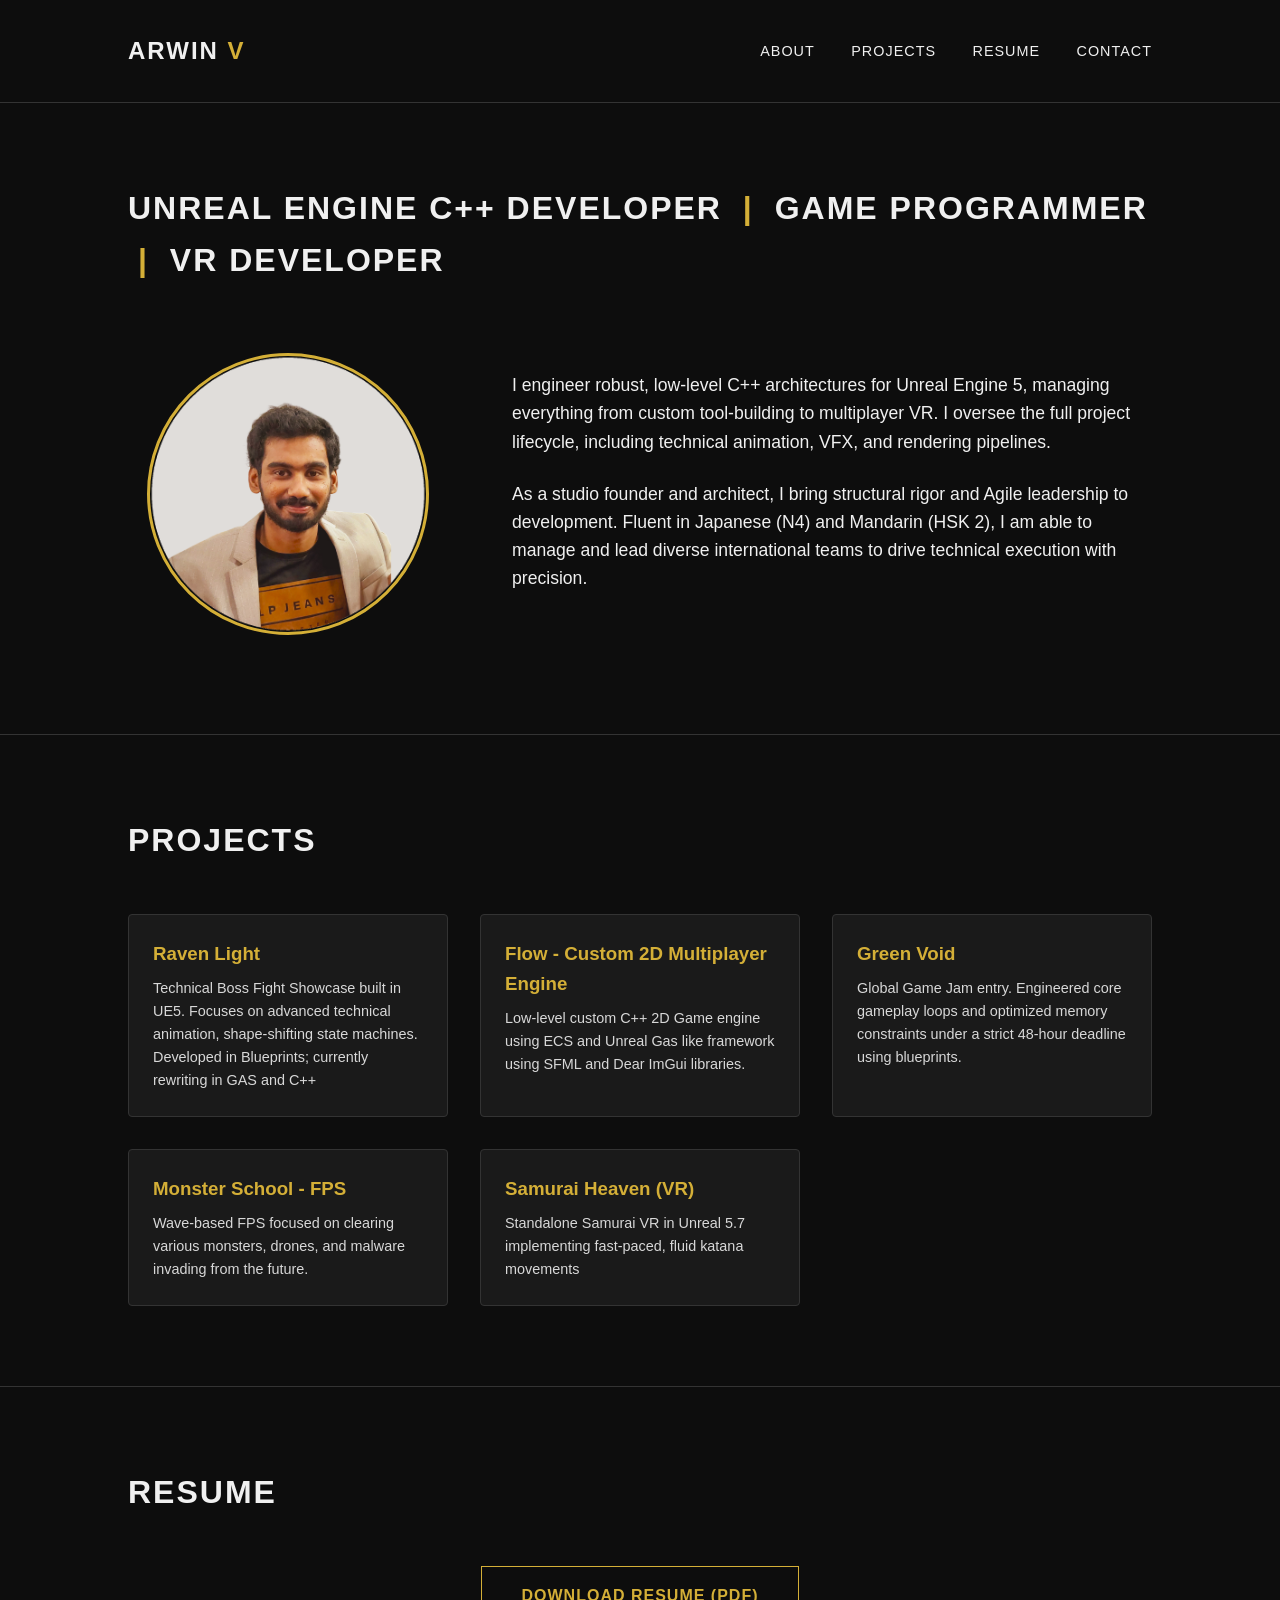
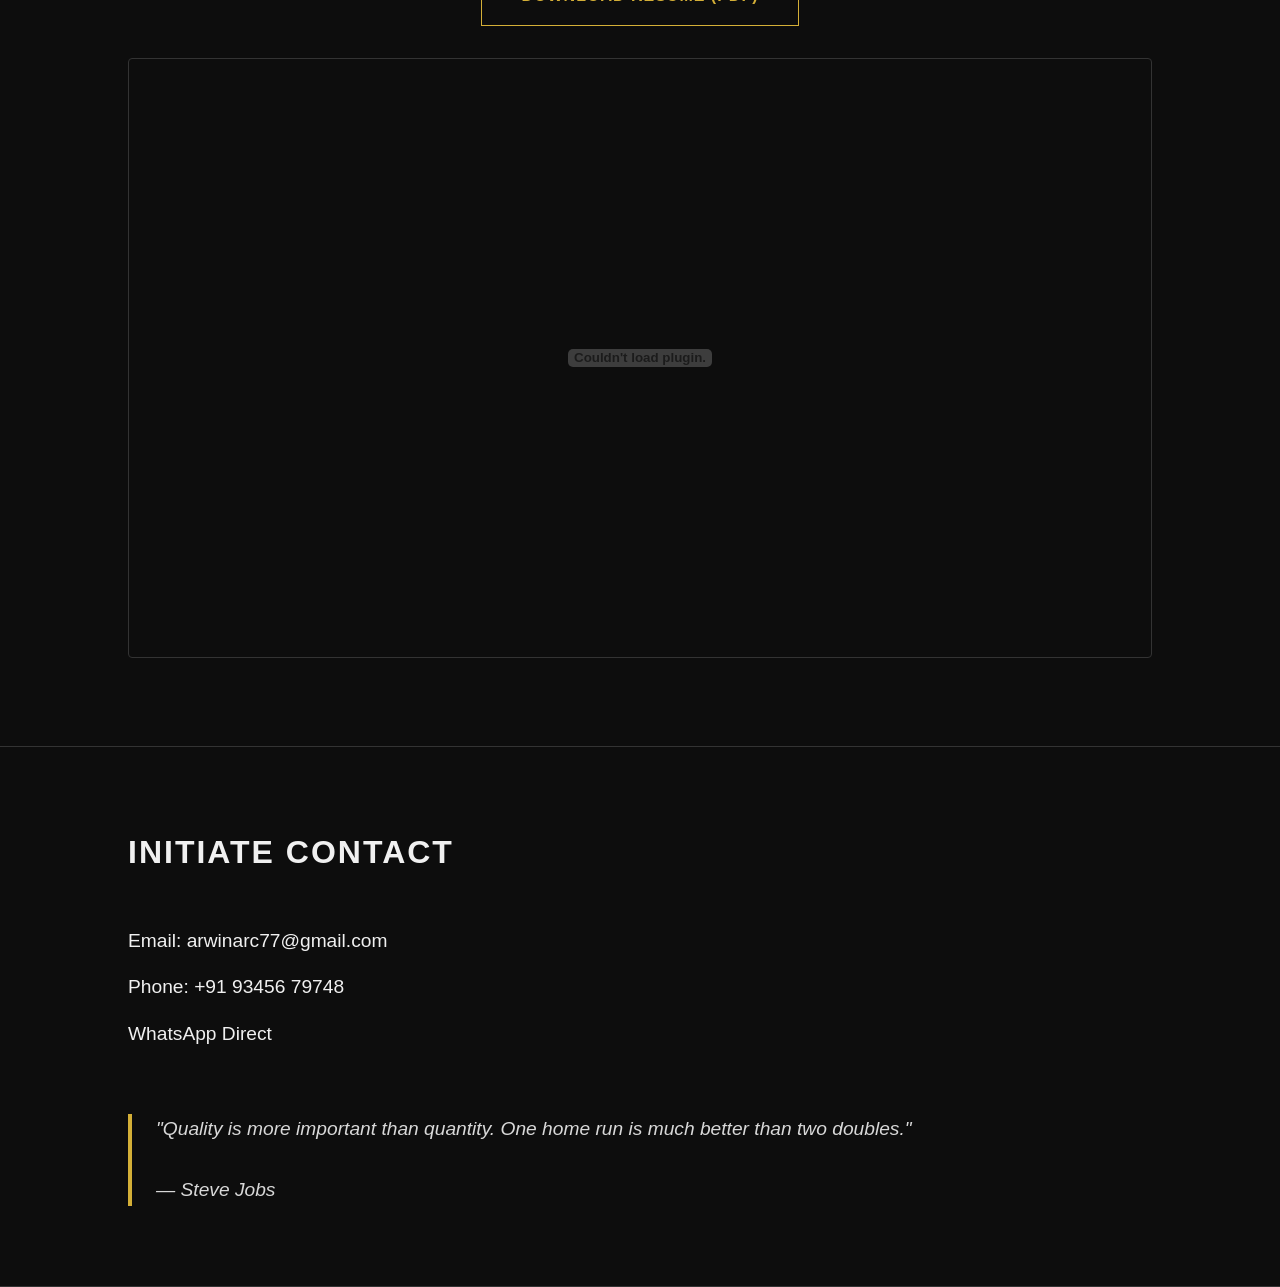
<file: index.html>
<!DOCTYPE html>
<html lang="en">
<head>
    <meta charset="UTF-8">
    <meta name="viewport" content="width=device-width, initial-scale=1.0">
    <title></title>
    <link rel="stylesheet" href="style.css">
</head>
<body>

    <header>
        <div class="logo">ARWIN <span class="logo-v">V</span></div>
        <nav>
            <a href="#about">About</a>
            <a href="#portfolio">Projects</a>
            <a href="#resume">Resume</a>
            <a href="#contact">Contact</a>
        </nav>
    </header>

    <section id="about">
        <h1 class="section-title">
            Unreal Engine C++ Developer <span class="separator">|</span> 
            Game Programmer <span class="separator">|</span> VR Developer
            
        </h1>
        <div class="about-grid">
            <img src="profile.png" alt="Systems Engineer" class="profile-img">
            <div class="bio-text">
                <p>I engineer robust, low-level C++ architectures for Unreal Engine 5, managing everything from custom tool-building to multiplayer VR. I oversee the full project lifecycle, including technical animation, VFX, and rendering pipelines.</p>
                <p>As a studio founder and architect, I bring structural rigor and Agile leadership to development. Fluent in Japanese (N4) and Mandarin (HSK 2), I am able to manage and lead diverse international teams to drive technical execution with precision.</p>
            </div>
        </div>
    </section>

    <section id="portfolio">
        <h2 class="section-title">Projects</h2>
        <div class="portfolio-grid">
            
            <a href="raven-light.html" class="project-card">
                <div class="project-info">
                    <h3 class="accent">Raven Light</h3>
                    <p>Technical Boss Fight Showcase built in UE5. Focuses on advanced technical animation, shape-shifting state machines. Developed in Blueprints; currently rewriting in GAS and C++</p>
                </div>
            </a>

            <a href="flow-engine.html" class="project-card">
                <div class="project-info">
                    <h3 class="accent">Flow - Custom 2D Multiplayer Engine</h3>
                    <p>Low-level custom C++ 2D Game engine using ECS and Unreal Gas like framework using SFML and Dear ImGui libraries.</p>
                </div>
            </a>

            <a href="green-void.html" class="project-card">
                <div class="project-info">
                    <h3 class="accent">Green Void</h3>
                    <p>Global Game Jam entry. Engineered core gameplay loops and optimized memory constraints under a strict 48-hour deadline using blueprints.</p>
                </div>
            </a>

            <a href="monster-school.html" class="project-card">
                <div class="project-info">
                    <h3 class="accent"> Monster School - FPS </h3>
                    <p> Wave-based FPS focused on clearing various monsters, drones, and malware invading from the future.</p>
                </div>
            </a>

             <a href="samurai-heaven.html" class="project-card">
                <div class="project-info">
                    <h3 class="accent"> Samurai Heaven (VR) </h3>
                    <p>Standalone Samurai VR  in Unreal 5.7 implementing fast-paced, fluid katana movements</p>
                </div>
            </a>

        </div>
    </section>

    <section id="resume">
        <h2 class="section-title">Resume</h2>
        <div class="resume-container">
            <a href="resume.pdf" download class="btn">Download Resume (PDF)</a>
            <embed src="resume.pdf" type="application/pdf" width="100%" height="600px" style="border: 1px solid #333; border-radius: 4px;" />
        </div>
    </section>

    <section id="contact">
        <h2 class="section-title">Initiate Contact</h2>
        <div class="contact-links">
            <a href="mailto:arwinarc77@gmail.com">Email: arwinarc77@gmail.com</a>
            <a href="tel:+919345679748">Phone: +91 93456 79748</a>
            <a href="https://wa.me/919345679748" target="_blank">WhatsApp Direct</a>
        </div>
        <blockquote>
            "Quality is more important than quantity. One home run is much better than two doubles." <br><br>— Steve Jobs
        </blockquote>
    </section>

</body>
</html>
</file>
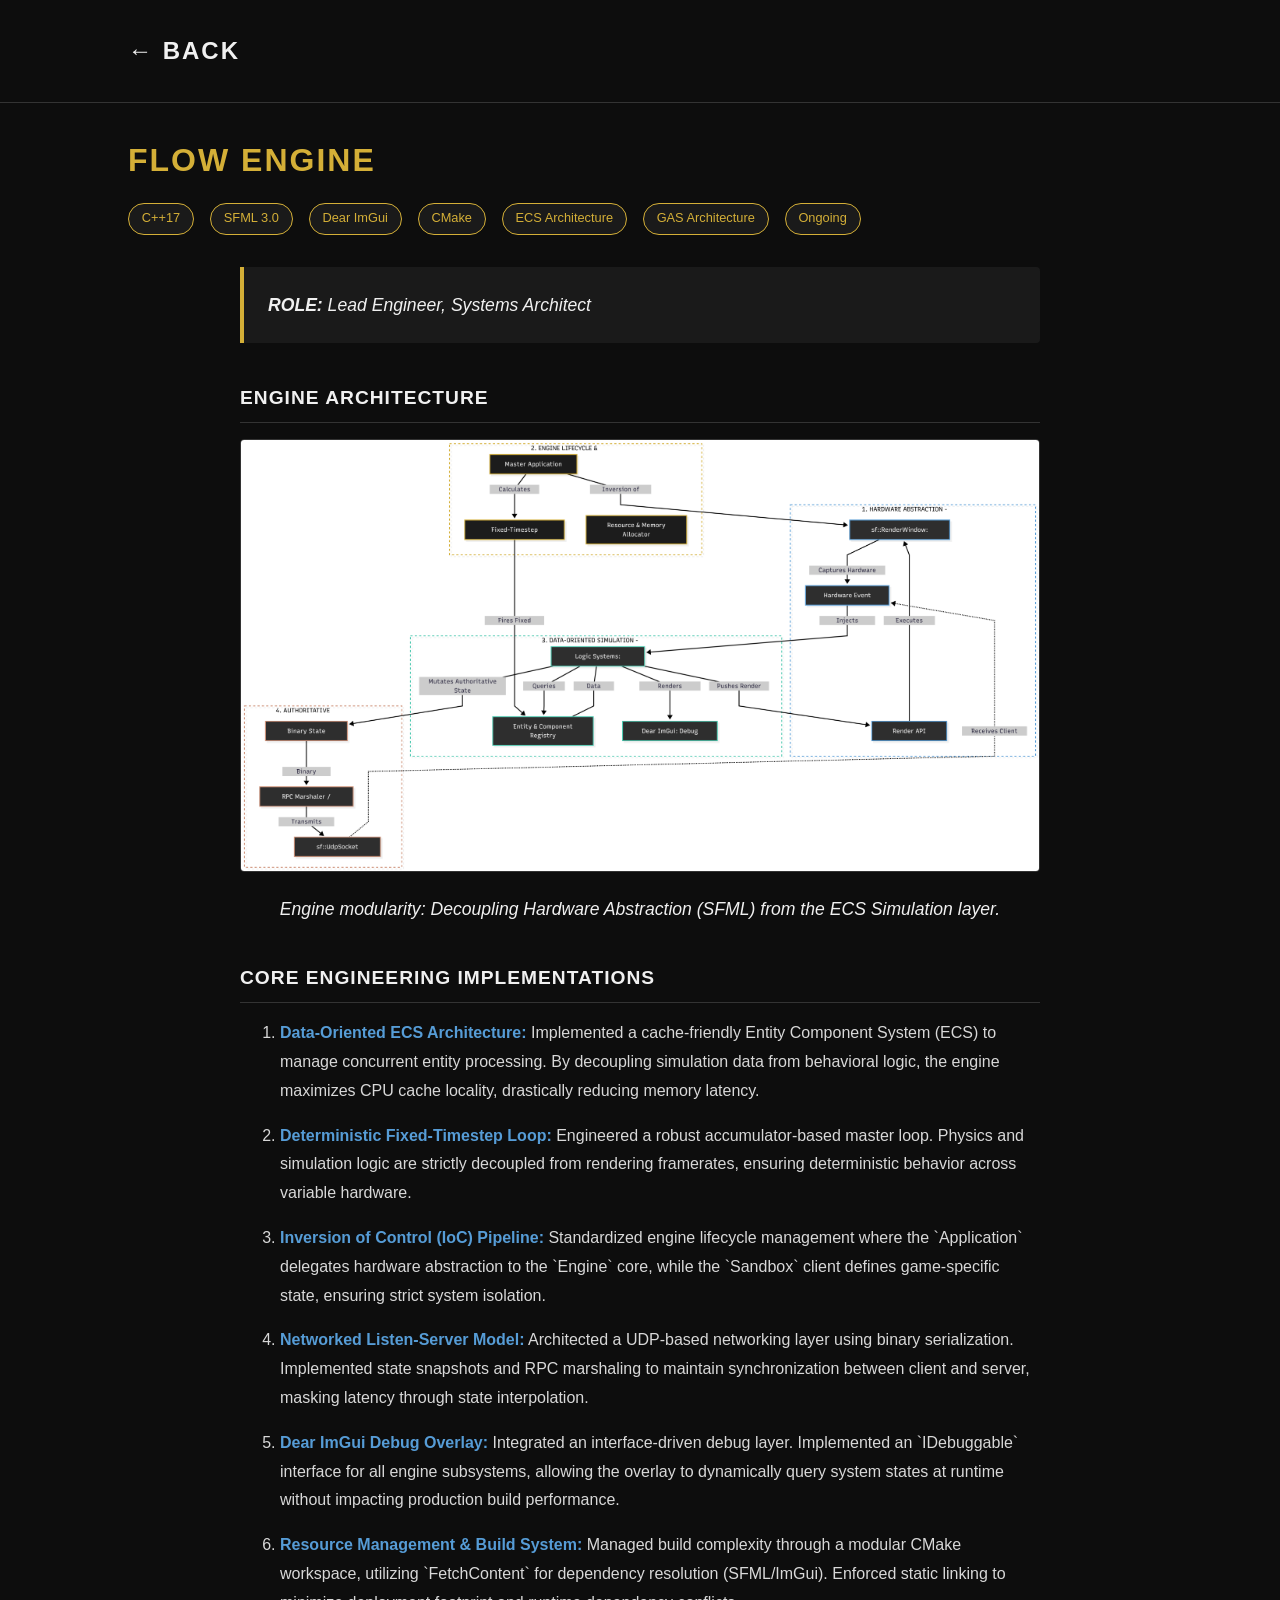
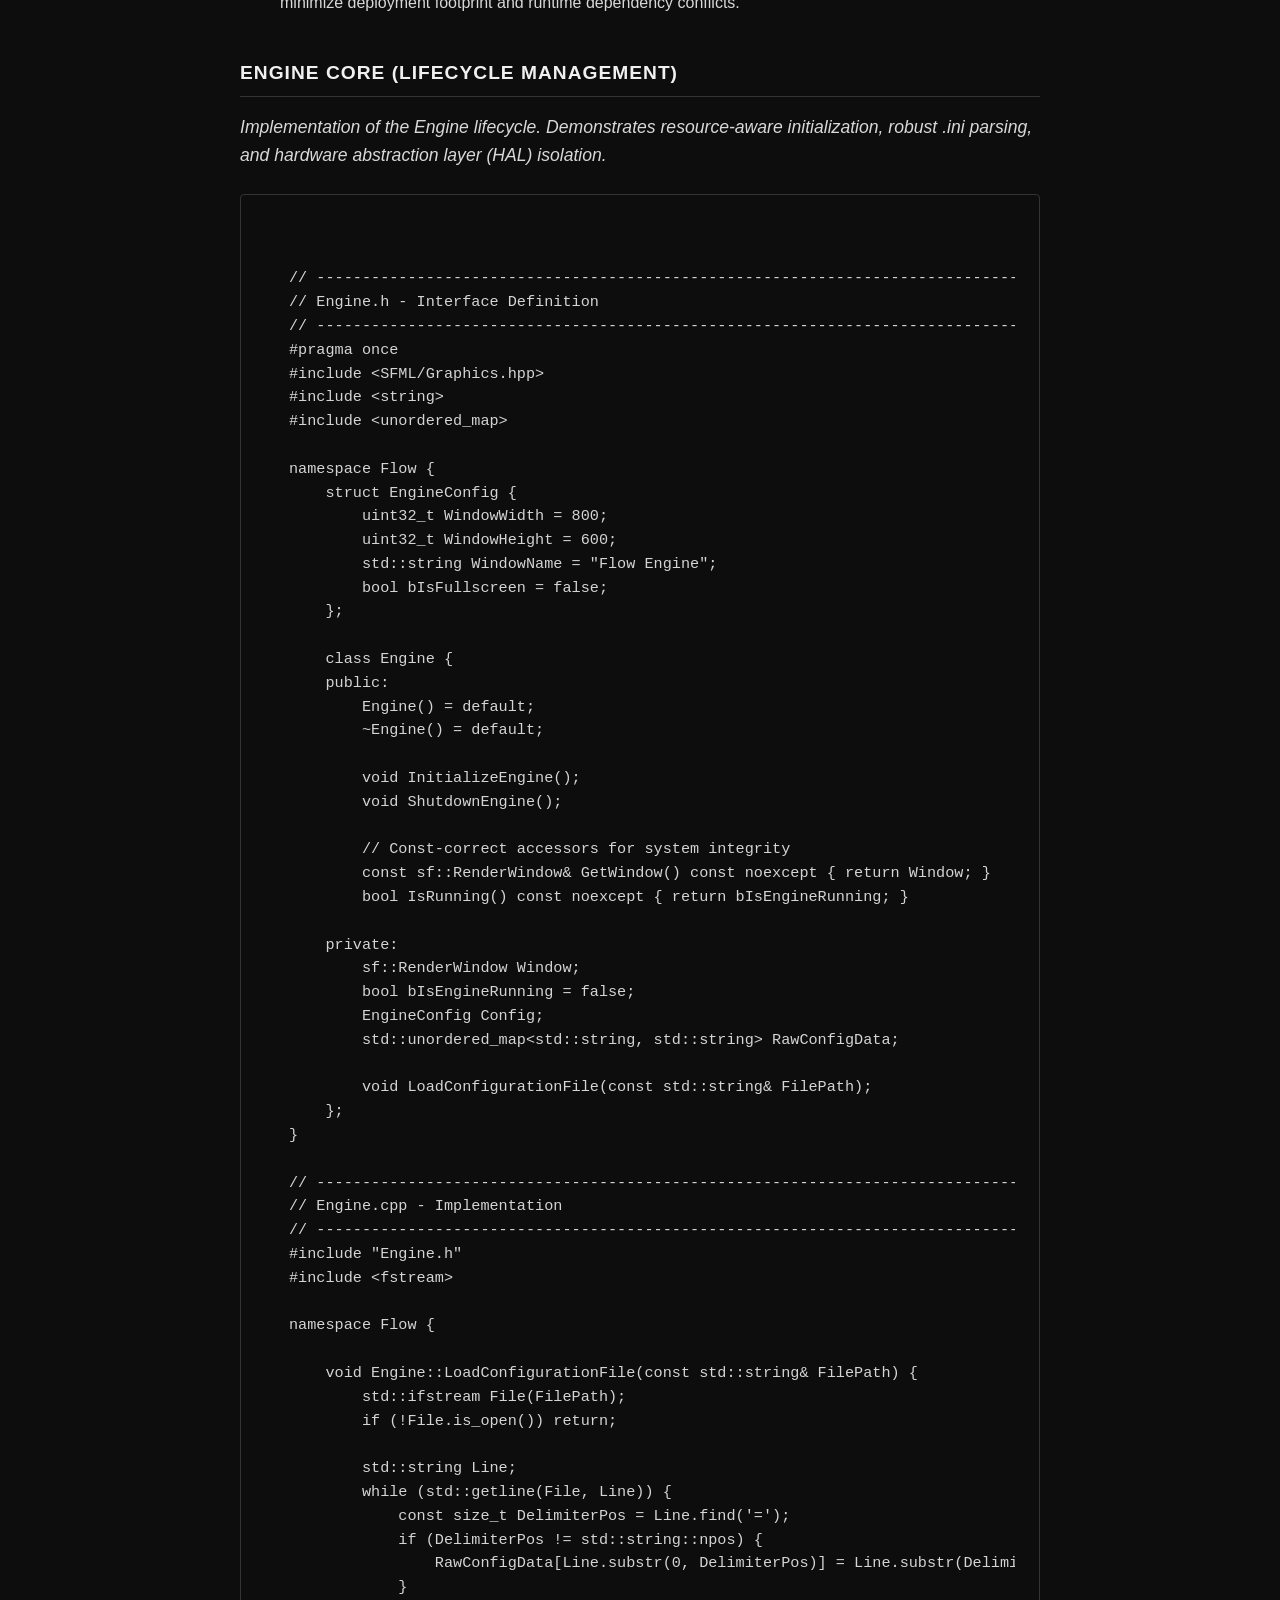
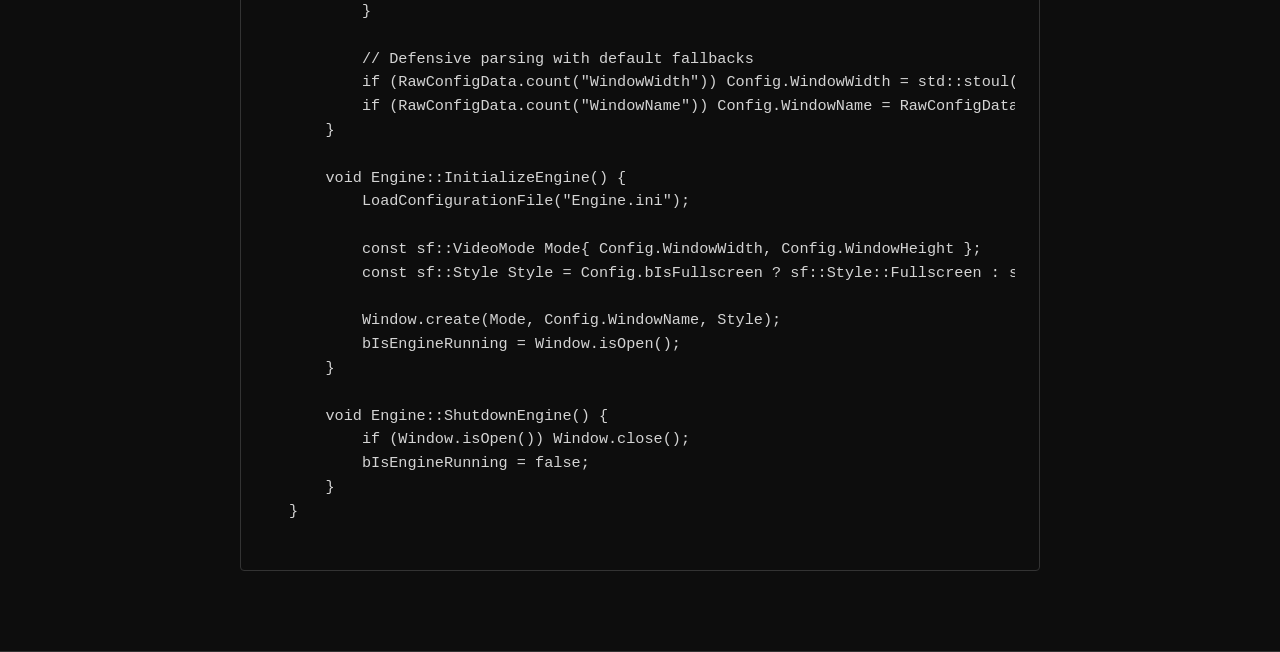
<file: flow-engine.html>
<!DOCTYPE html>
<html lang="en">
<head>
    <meta charset="UTF-8">
    <meta name="viewport" content="width=device-width, initial-scale=1.0">
    <title>Flow Engine | Technical Breakdown</title>
    <link rel="stylesheet" href="style.css">
</head>
<body>

    <header>
        <div class="logo"><a href="index.html" style="text-decoration:none; color:inherit;">&larr; BACK</a></div>
    </header>

    <section style="padding-top: 2rem;">
        <h1 class="section-title accent" style="margin-bottom: 1rem;">Flow Engine</h1>
        
        <div class="tech-stack">
            <span class="tech-badge">C++17</span>
            <span class="tech-badge">SFML 3.0</span>
            <span class="tech-badge">Dear ImGui</span>
            <span class="tech-badge">CMake</span>
            <span class="tech-badge">ECS Architecture</span>
            <span class="tech-badge">GAS Architecture</span>
            <span class="tech-badge">Ongoing</span>
        </div>

        <div class="bio-text" style="max-width: 800px; margin: 0 auto;">
            
            <blockquote class="role-block">
                <strong>ROLE:</strong> Lead Engineer, Systems Architect
            </blockquote>

            <h3 class="subsection-title">Engine Architecture</h3>
            <div class="diagram-wrapper" style="border: none; background: transparent; padding: 0;">
                <img src="flow-engine-arch.png" alt="Flow Engine Architecture Diagram" class="diagram-img" style="border: 1px solid var(--border-color); border-radius: 4px;">
                <p class="caption">Engine modularity: Decoupling Hardware Abstraction (SFML) from the ECS Simulation layer.</p>
            </div>

            <h3 class="subsection-title">Core Engineering Implementations</h3>
            <ol class="mechanics-list ordered-mechanics" style="color: var(--text-secondary); margin-left: 1.5rem; line-height: 1.8; padding-left: 1rem;">
                
                <li style="margin-bottom: 1rem;"><strong style="color: #569cd6;">Data-Oriented ECS Architecture:</strong> Implemented a cache-friendly Entity Component System (ECS) to manage concurrent entity processing. By decoupling simulation data from behavioral logic, the engine maximizes CPU cache locality, drastically reducing memory latency.</li>
                
                <li style="margin-bottom: 1rem;"><strong style="color: #569cd6;">Deterministic Fixed-Timestep Loop:</strong> Engineered a robust accumulator-based master loop. Physics and simulation logic are strictly decoupled from rendering framerates, ensuring deterministic behavior across variable hardware.</li>
                
                <li style="margin-bottom: 1rem;"><strong style="color: #569cd6;">Inversion of Control (IoC) Pipeline:</strong> Standardized engine lifecycle management where the `Application` delegates hardware abstraction to the `Engine` core, while the `Sandbox` client defines game-specific state, ensuring strict system isolation.</li>

                <li style="margin-bottom: 1rem;"><strong style="color: #569cd6;">Networked Listen-Server Model:</strong> Architected a UDP-based networking layer using binary serialization. Implemented state snapshots and RPC marshaling to maintain synchronization between client and server, masking latency through state interpolation.</li>
                
                <li style="margin-bottom: 1rem;"><strong style="color: #569cd6;">Dear ImGui Debug Overlay:</strong> Integrated an interface-driven debug layer. Implemented an `IDebuggable` interface for all engine subsystems, allowing the overlay to dynamically query system states at runtime without impacting production build performance.</li>
                
                <li style="margin-bottom: 1rem;"><strong style="color: #569cd6;">Resource Management & Build System:</strong> Managed build complexity through a modular CMake workspace, utilizing `FetchContent` for dependency resolution (SFML/ImGui). Enforced static linking to minimize deployment footprint and runtime dependency conflicts.</li>
            </ol>

            <h3 class="subsection-title">Engine Core (Lifecycle Management)</h3>
            <p style="color: var(--text-secondary); margin-bottom: 1.5rem; line-height: 1.6;">
                <em>Implementation of the Engine lifecycle. Demonstrates resource-aware initialization, robust .ini parsing, and hardware abstraction layer (HAL) isolation.</em>
            </p>
            
            <div class="code-editor" style="background: #0d0d0d; border: 1px solid #333; border-radius: 4px; padding: 1.5rem; overflow-x: auto; font-family: 'Consolas', 'Courier New', monospace; font-size: 0.9rem; line-height: 1.6;">
<pre style="margin: 0; color: #00FF41;"><code>
// ------------------------------------------------------------------------------------------------
// Engine.h - Interface Definition
// ------------------------------------------------------------------------------------------------
#pragma once
#include &lt;SFML/Graphics.hpp&gt;
#include &lt;string&gt;
#include &lt;unordered_map&gt;

namespace Flow {
    struct EngineConfig {
        uint32_t WindowWidth = 800;
        uint32_t WindowHeight = 600;
        std::string WindowName = "Flow Engine";
        bool bIsFullscreen = false;
    };

    class Engine {
    public:
        Engine() = default;
        ~Engine() = default;

        void InitializeEngine();
        void ShutdownEngine();

        // Const-correct accessors for system integrity
        const sf::RenderWindow& GetWindow() const noexcept { return Window; }
        bool IsRunning() const noexcept { return bIsEngineRunning; }

    private:
        sf::RenderWindow Window;
        bool bIsEngineRunning = false;
        EngineConfig Config;
        std::unordered_map&lt;std::string, std::string&gt; RawConfigData;

        void LoadConfigurationFile(const std::string& FilePath);
    };
}

// ------------------------------------------------------------------------------------------------
// Engine.cpp - Implementation
// ------------------------------------------------------------------------------------------------
#include "Engine.h"
#include &lt;fstream&gt;

namespace Flow {

    void Engine::LoadConfigurationFile(const std::string& FilePath) {
        std::ifstream File(FilePath);
        if (!File.is_open()) return;

        std::string Line;
        while (std::getline(File, Line)) {
            const size_t DelimiterPos = Line.find('=');
            if (DelimiterPos != std::string::npos) {
                RawConfigData[Line.substr(0, DelimiterPos)] = Line.substr(DelimiterPos + 1);
            }
        }
        
        // Defensive parsing with default fallbacks
        if (RawConfigData.count("WindowWidth")) Config.WindowWidth = std::stoul(RawConfigData.at("WindowWidth"));
        if (RawConfigData.count("WindowName")) Config.WindowName = RawConfigData.at("WindowName");
    }

    void Engine::InitializeEngine() {
        LoadConfigurationFile("Engine.ini");

        const sf::VideoMode Mode{ Config.WindowWidth, Config.WindowHeight };
        const sf::Style Style = Config.bIsFullscreen ? sf::Style::Fullscreen : sf::Style::Default;
        
        Window.create(Mode, Config.WindowName, Style);
        bIsEngineRunning = Window.isOpen();
    }

    void Engine::ShutdownEngine() {
        if (Window.isOpen()) Window.close();
        bIsEngineRunning = false;
    }
}
</code></pre>
            </div>
</file>
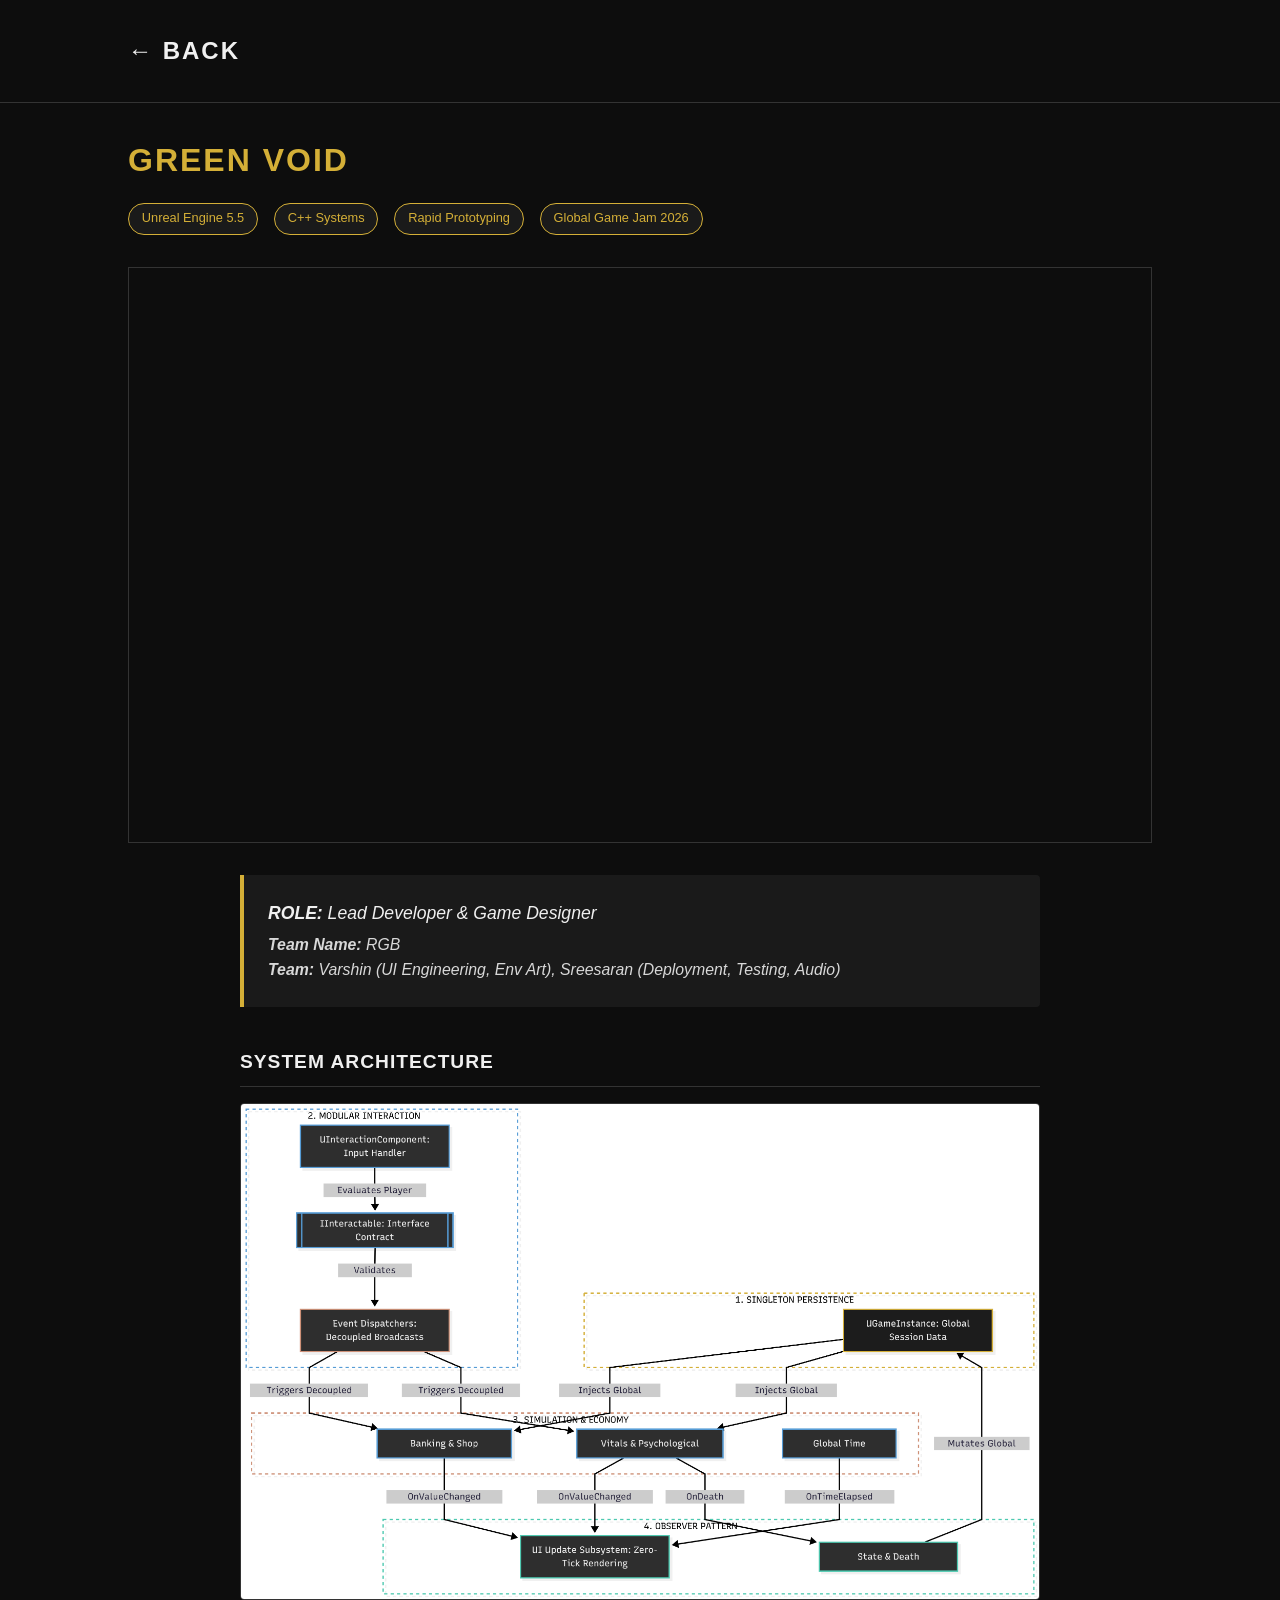
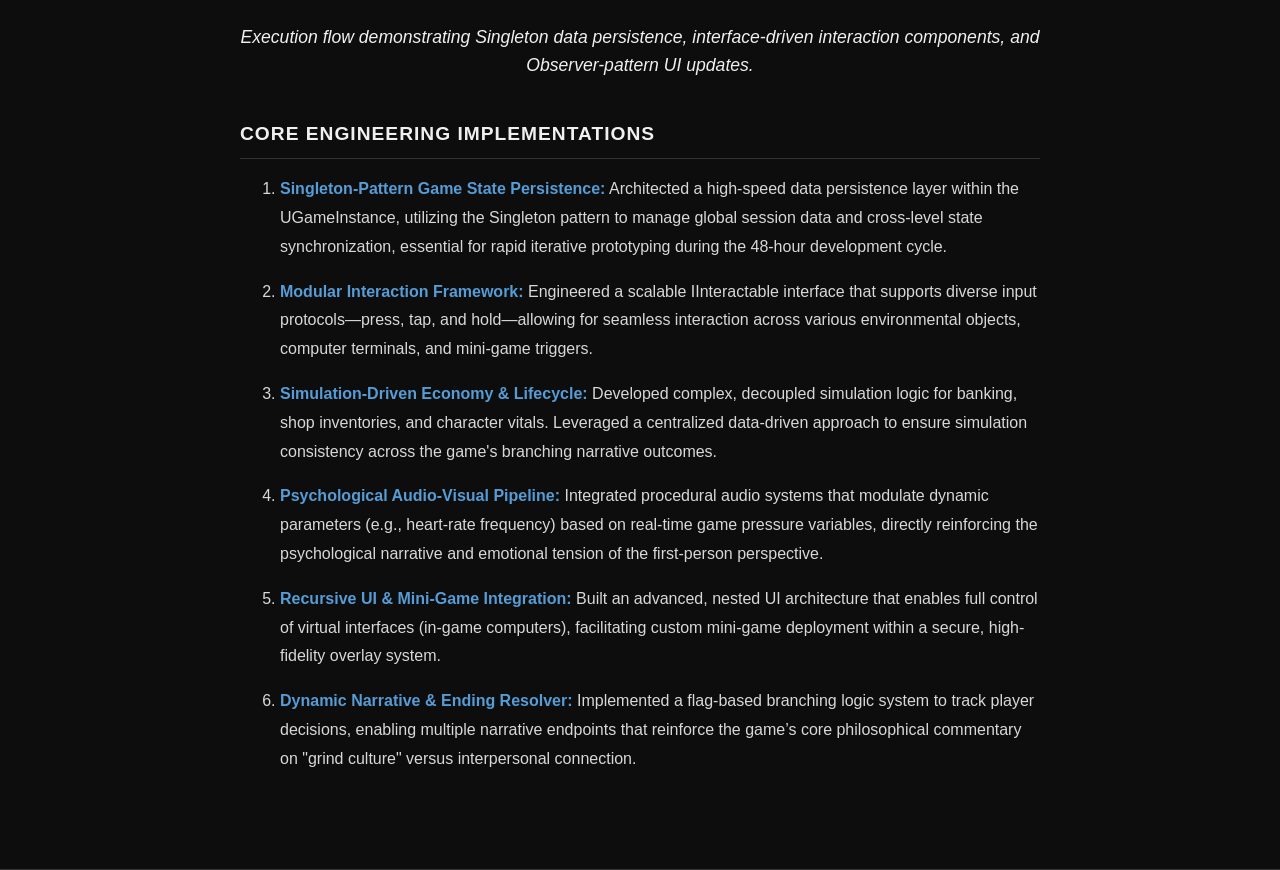
<file: green-void.html>
<!DOCTYPE html>
<html lang="en">
<head>
    <meta charset="UTF-8">
    <meta name="viewport" content="width=device-width, initial-scale=1.0">
    <title>Green Void | Technical Breakdown</title>
    <link rel="stylesheet" href="style.css">
</head>
<body>

    <header>
        <div class="logo"><a href="index.html" style="text-decoration:none; color:inherit;">&larr; BACK</a></div>
    </header>

    <section style="padding-top: 2rem;">
        <h1 class="section-title accent" style="margin-bottom: 1rem;">Green Void</h1>
        
        <div class="tech-stack">
            <span class="tech-badge">Unreal Engine 5.5</span>
            <span class="tech-badge">C++ Systems</span>
            <span class="tech-badge">Rapid Prototyping</span>
            <span class="tech-badge">Global Game Jam 2026</span>
        </div>

        <div class="video-container">
            <iframe width="560" height="315" src="https://www.youtube.com/embed/yI_KSWXDGYU?si=sKm9xcWJwn8ry8YJ" title="YouTube video player" frameborder="0" allow="accelerometer; autoplay; clipboard-write; encrypted-media; gyroscope; picture-in-picture; web-share" referrerpolicy="strict-origin-when-cross-origin" allowfullscreen></iframe>
        </div>

        <div class="bio-text" style="max-width: 800px; margin: 0 auto;">
            
            <blockquote class="role-block">
                <strong>ROLE:</strong> Lead Developer & Game Designer<br>
                <span style="font-size: 0.9em; color: var(--text-secondary); font-weight: normal; margin-top: 5px; display: inline-block;">
                    <strong>Team Name:</strong> RGB<br>
                    <strong>Team:</strong> Varshin (UI Engineering, Env Art), Sreesaran (Deployment, Testing, Audio)
                </span>
            </blockquote>

            <h3 class="subsection-title">System Architecture</h3>
            <div class="diagram-wrapper" style="border: none; background: transparent; padding: 0;">
                <img src="green-void-arch.png" alt="Green Void Systems Architecture Diagram" class="diagram-img" style="border: 1px solid var(--border-color); border-radius: 4px;">
                <p class="caption">Execution flow demonstrating Singleton data persistence, interface-driven interaction components, and Observer-pattern UI updates.</p>
            </div>

            <h3 class="subsection-title">Core Engineering Implementations</h3>
            <ol class="mechanics-list ordered-mechanics" style="color: var(--text-secondary); margin-left: 1.5rem; line-height: 1.8; padding-left: 1rem;">
                
                <li style="margin-bottom: 1rem;"><strong style="color: #569cd6;">Singleton-Pattern Game State Persistence:</strong> Architected a high-speed data persistence layer within the <code>UGameInstance</code>, utilizing the Singleton pattern to manage global session data and cross-level state synchronization, essential for rapid iterative prototyping during the 48-hour development cycle.</li>

                <li style="margin-bottom: 1rem;"><strong style="color: #569cd6;">Modular Interaction Framework:</strong> Engineered a scalable <code>IInteractable</code> interface that supports diverse input protocols—press, tap, and hold—allowing for seamless interaction across various environmental objects, computer terminals, and mini-game triggers.</li>

                <li style="margin-bottom: 1rem;"><strong style="color: #569cd6;">Simulation-Driven Economy & Lifecycle:</strong> Developed complex, decoupled simulation logic for banking, shop inventories, and character vitals. Leveraged a centralized data-driven approach to ensure simulation consistency across the game's branching narrative outcomes.</li>

                <li style="margin-bottom: 1rem;"><strong style="color: #569cd6;">Psychological Audio-Visual Pipeline:</strong> Integrated procedural audio systems that modulate dynamic parameters (e.g., heart-rate frequency) based on real-time game pressure variables, directly reinforcing the psychological narrative and emotional tension of the first-person perspective.</li>

                <li style="margin-bottom: 1rem;"><strong style="color: #569cd6;">Recursive UI & Mini-Game Integration:</strong> Built an advanced, nested UI architecture that enables full control of virtual interfaces (in-game computers), facilitating custom mini-game deployment within a secure, high-fidelity overlay system.</li>

                <li style="margin-bottom: 1rem;"><strong style="color: #569cd6;">Dynamic Narrative & Ending Resolver:</strong> Implemented a flag-based branching logic system to track player decisions, enabling multiple narrative endpoints that reinforce the game’s core philosophical commentary on "grind culture" versus interpersonal connection.</li>
            </ol>
        </div>
    </section>

</body>
</html>
</file>
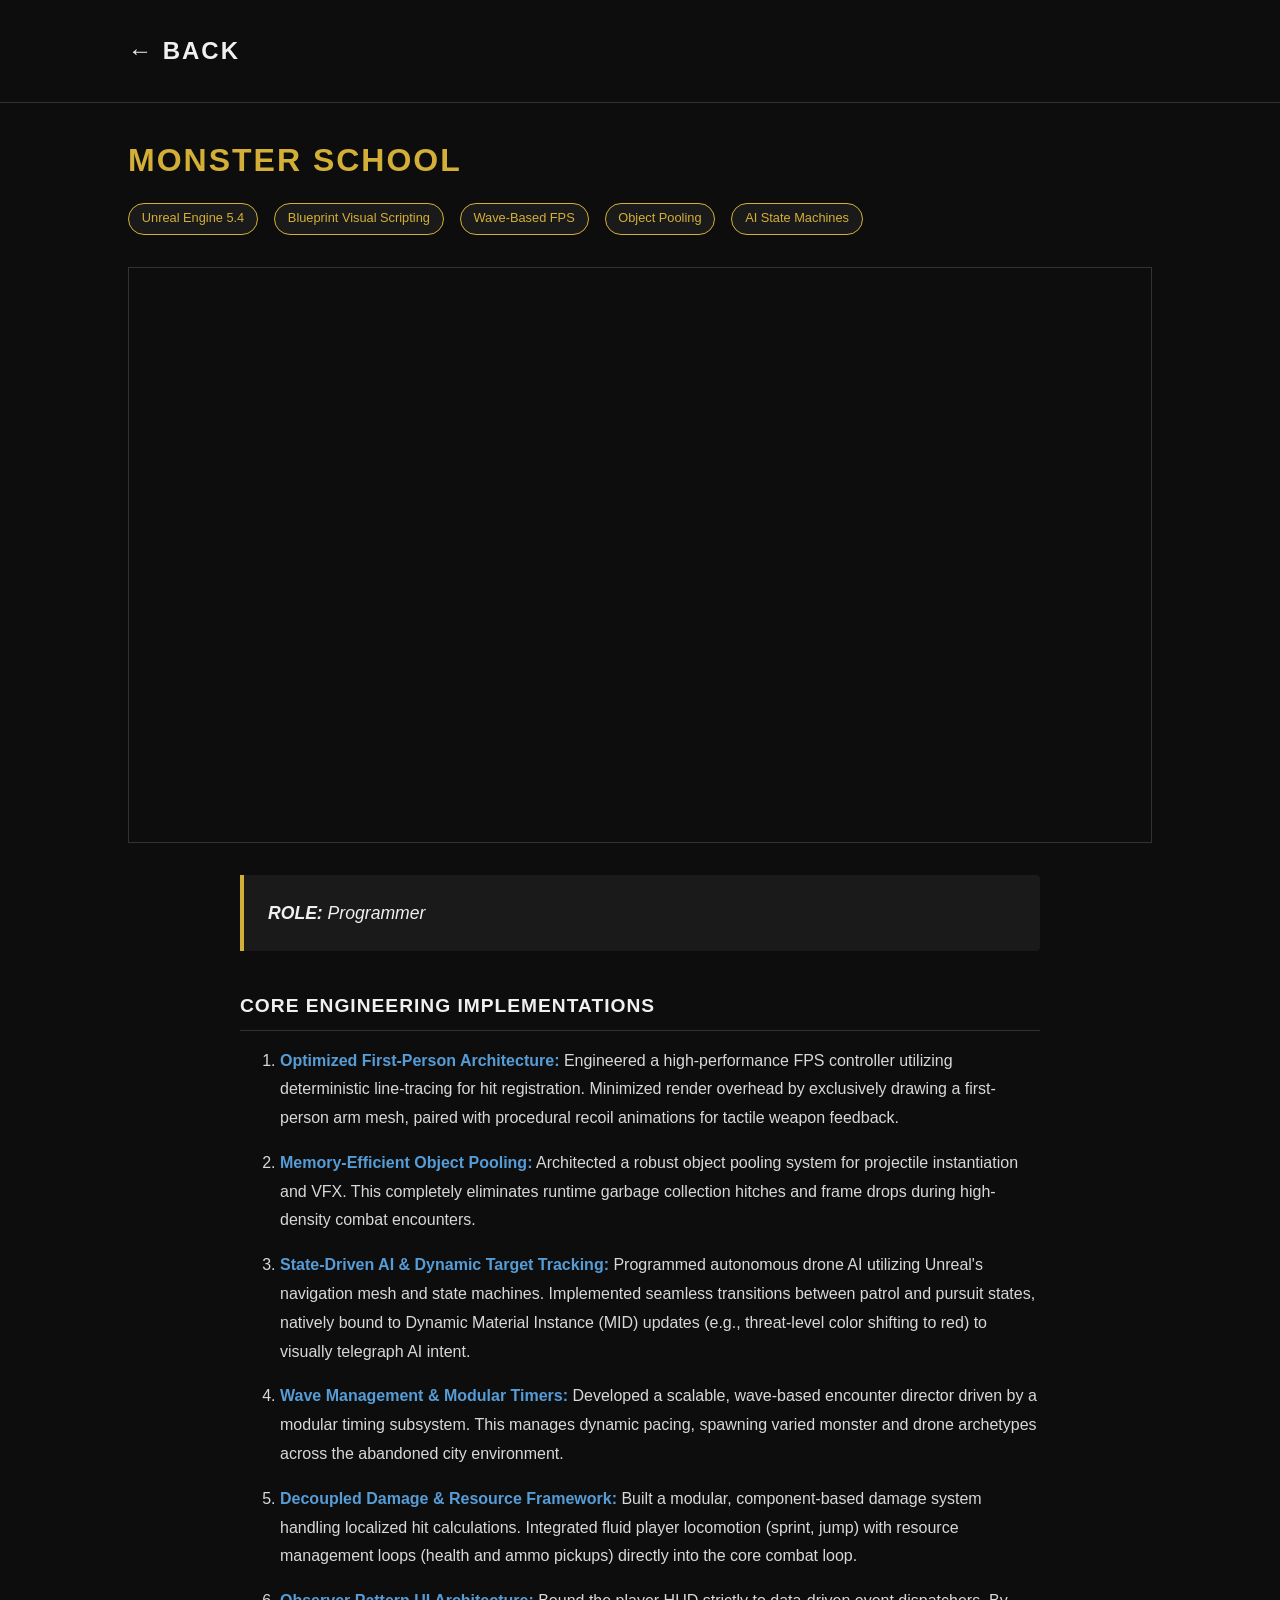
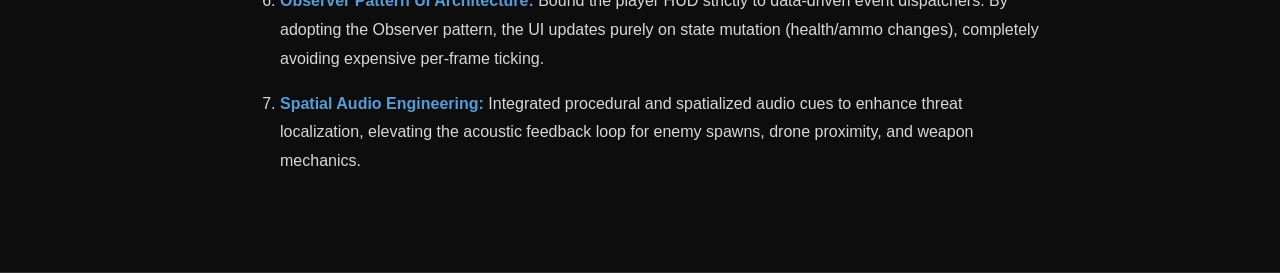
<file: monster-school.html>
<!DOCTYPE html>
<html lang="en">
<head>
    <meta charset="UTF-8">
    <meta name="viewport" content="width=device-width, initial-scale=1.0">
    <title>Monster School | Technical Breakdown</title>
    <link rel="stylesheet" href="style.css">
</head>
<body>

    <header>
        <div class="logo"><a href="index.html" style="text-decoration:none; color:inherit;">&larr; BACK</a></div>
    </header>

    <section style="padding-top: 2rem;">
        <h1 class="section-title accent" style="margin-bottom: 1rem;">Monster School</h1>
        
        <div class="tech-stack">
            <span class="tech-badge">Unreal Engine 5.4</span>
            <span class="tech-badge">Blueprint Visual Scripting</span>
            <span class="tech-badge">Wave-Based FPS</span>
            <span class="tech-badge">Object Pooling</span>
            <span class="tech-badge">AI State Machines</span>
        </div>

        <div class="video-container">
           <iframe width="560" height="315" src="https://www.youtube.com/embed/arf3canrTQo" title="YouTube video player" frameborder="0" allow="accelerometer; autoplay; clipboard-write; encrypted-media; gyroscope; picture-in-picture; web-share" allowfullscreen></iframe>
        </div>

        <div class="bio-text" style="max-width: 800px; margin: 0 auto;">
            
            <blockquote class="role-block">
                <strong>ROLE:</strong> Programmer
            </blockquote>

            <h3 class="subsection-title">Core Engineering Implementations</h3>
            <ol class="mechanics-list ordered-mechanics" style="color: var(--text-secondary); margin-left: 1.5rem; line-height: 1.8; padding-left: 1rem;">
                
                <li style="margin-bottom: 1rem;"><strong style="color: #569cd6;">Optimized First-Person Architecture:</strong> Engineered a high-performance FPS controller utilizing deterministic line-tracing for hit registration. Minimized render overhead by exclusively drawing a first-person arm mesh, paired with procedural recoil animations for tactile weapon feedback.</li>

                <li style="margin-bottom: 1rem;"><strong style="color: #569cd6;">Memory-Efficient Object Pooling:</strong> Architected a robust object pooling system for projectile instantiation and VFX. This completely eliminates runtime garbage collection hitches and frame drops during high-density combat encounters.</li>

                <li style="margin-bottom: 1rem;"><strong style="color: #569cd6;">State-Driven AI & Dynamic Target Tracking:</strong> Programmed autonomous drone AI utilizing Unreal's navigation mesh and state machines. Implemented seamless transitions between patrol and pursuit states, natively bound to Dynamic Material Instance (MID) updates (e.g., threat-level color shifting to red) to visually telegraph AI intent.</li>

                <li style="margin-bottom: 1rem;"><strong style="color: #569cd6;">Wave Management & Modular Timers:</strong> Developed a scalable, wave-based encounter director driven by a modular timing subsystem. This manages dynamic pacing, spawning varied monster and drone archetypes across the abandoned city environment.</li>

                <li style="margin-bottom: 1rem;"><strong style="color: #569cd6;">Decoupled Damage & Resource Framework:</strong> Built a modular, component-based damage system handling localized hit calculations. Integrated fluid player locomotion (sprint, jump) with resource management loops (health and ammo pickups) directly into the core combat loop.</li>

                <li style="margin-bottom: 1rem;"><strong style="color: #569cd6;">Observer Pattern UI Architecture:</strong> Bound the player HUD strictly to data-driven event dispatchers. By adopting the Observer pattern, the UI updates purely on state mutation (health/ammo changes), completely avoiding expensive per-frame ticking.</li>

                <li style="margin-bottom: 1rem;"><strong style="color: #569cd6;">Spatial Audio Engineering:</strong> Integrated procedural and spatialized audio cues to enhance threat localization, elevating the acoustic feedback loop for enemy spawns, drone proximity, and weapon mechanics.</li>
            </ol>
        </div>
    </section>

</body>
</html>
</file>
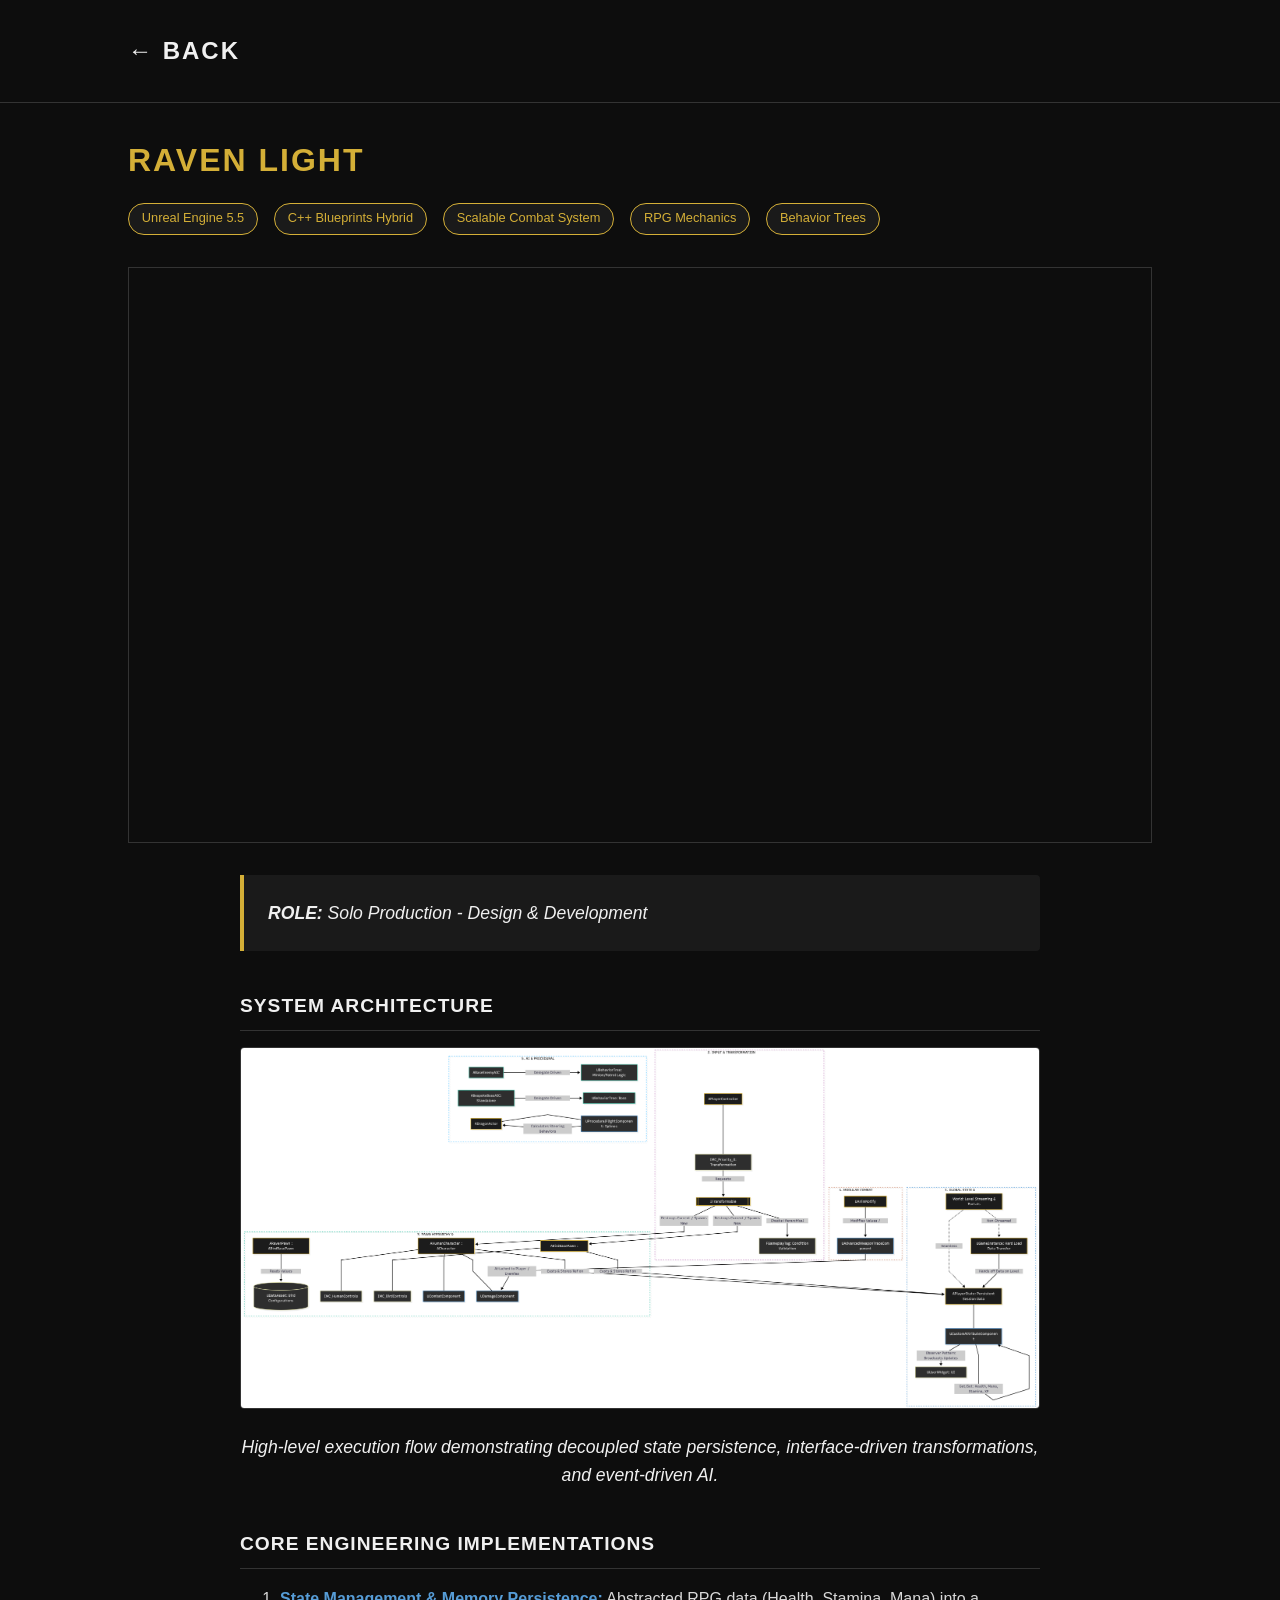
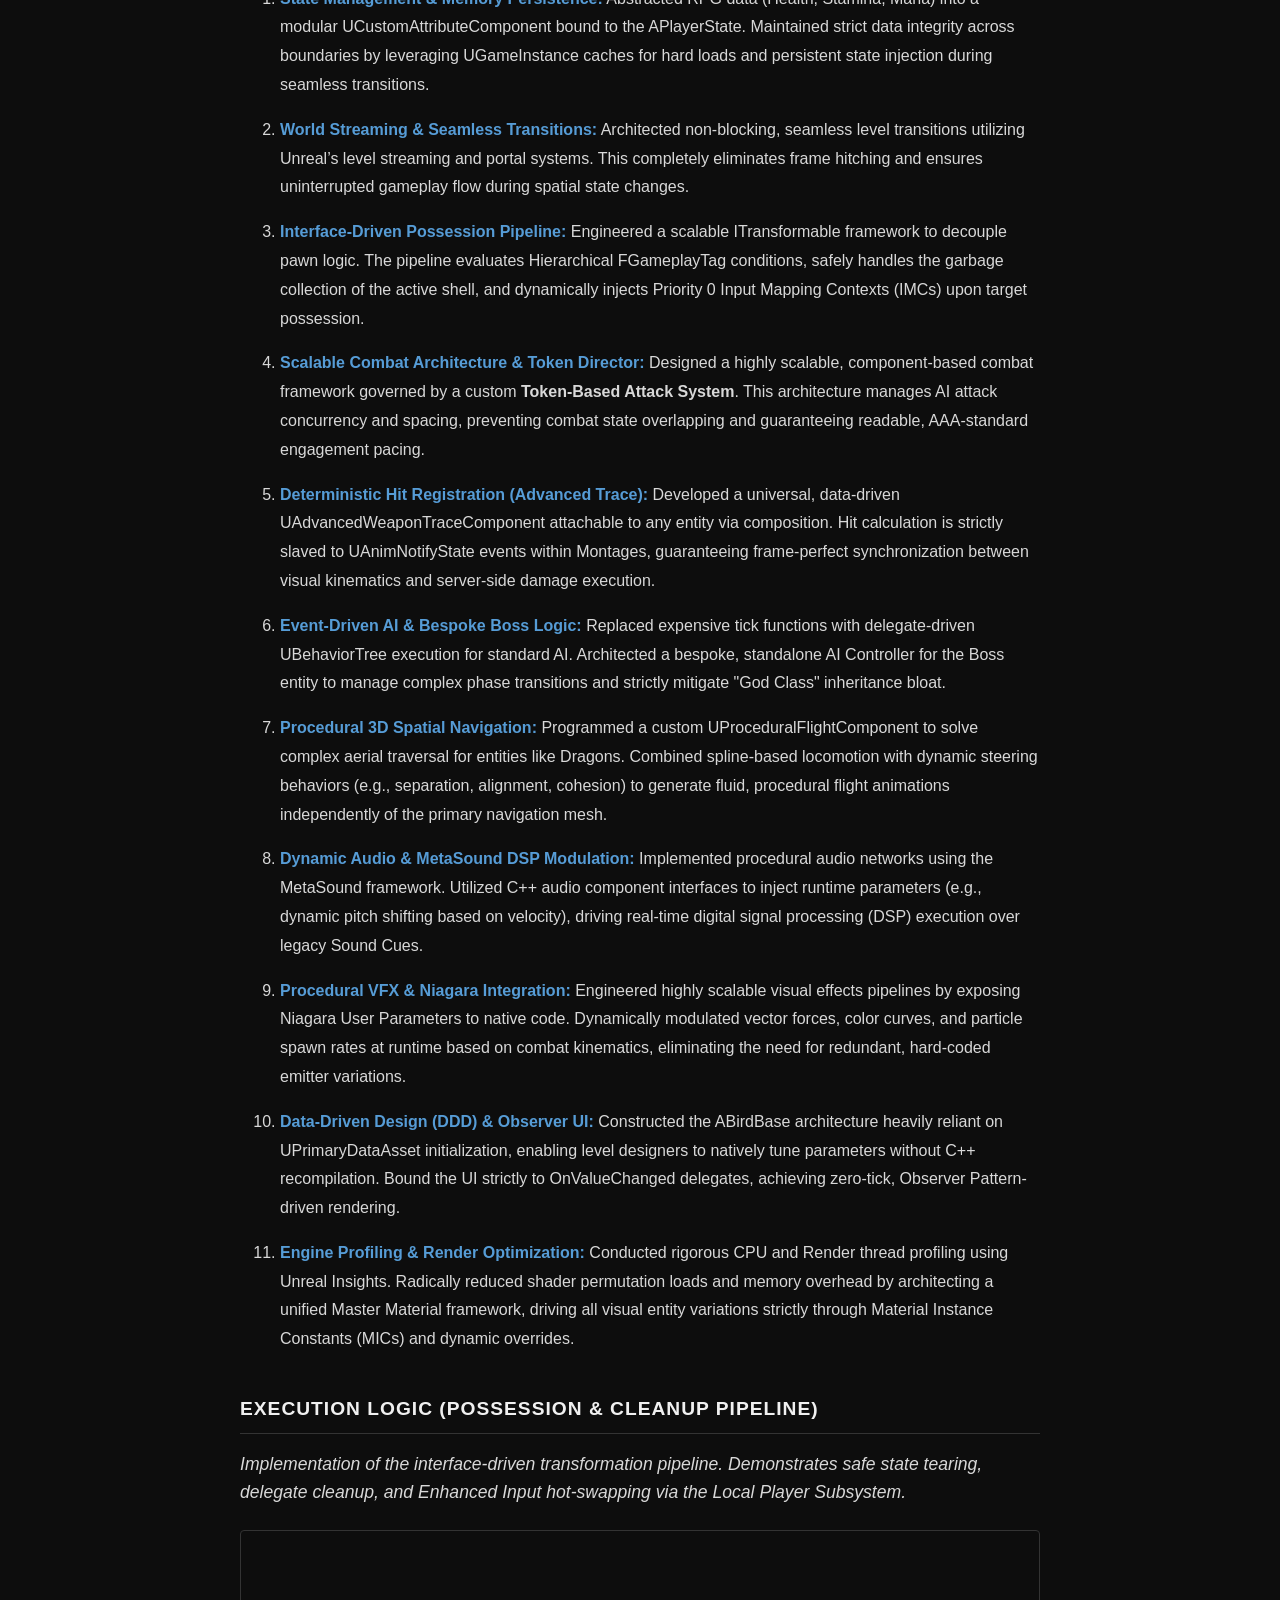
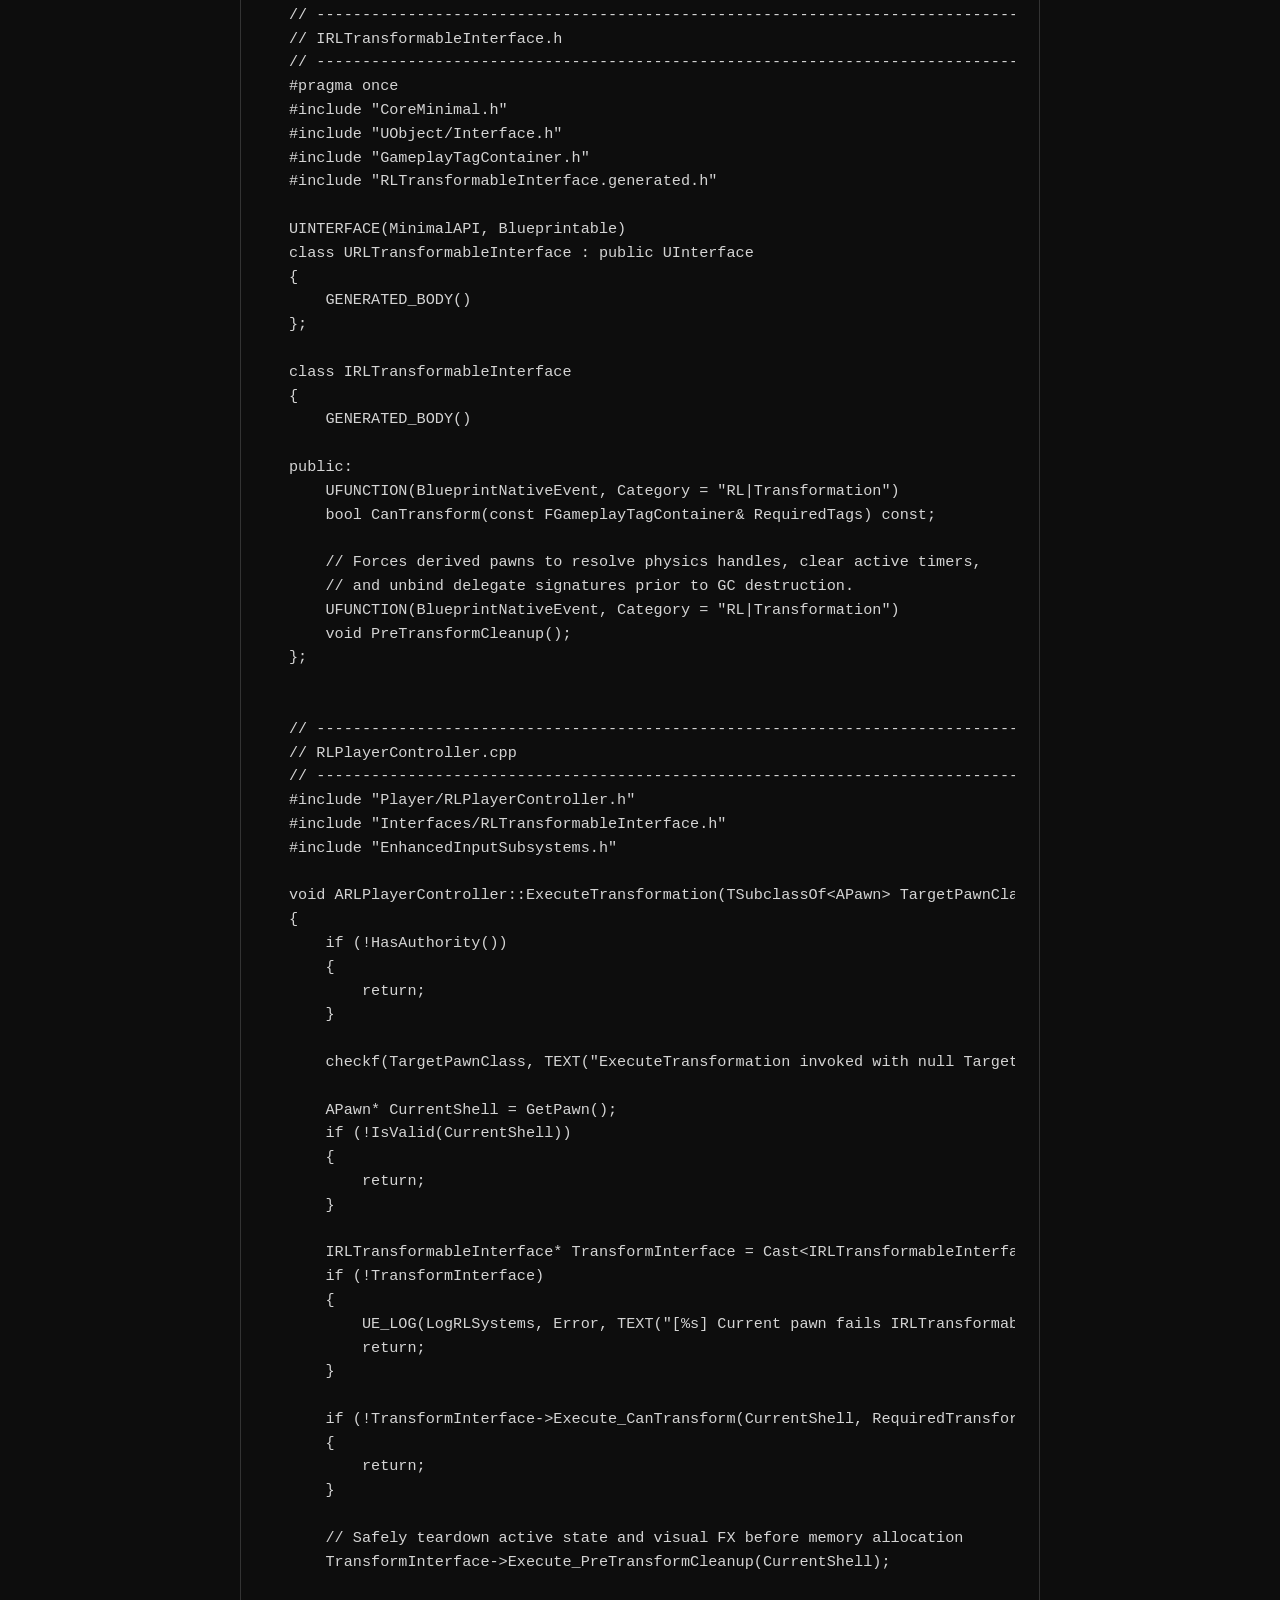
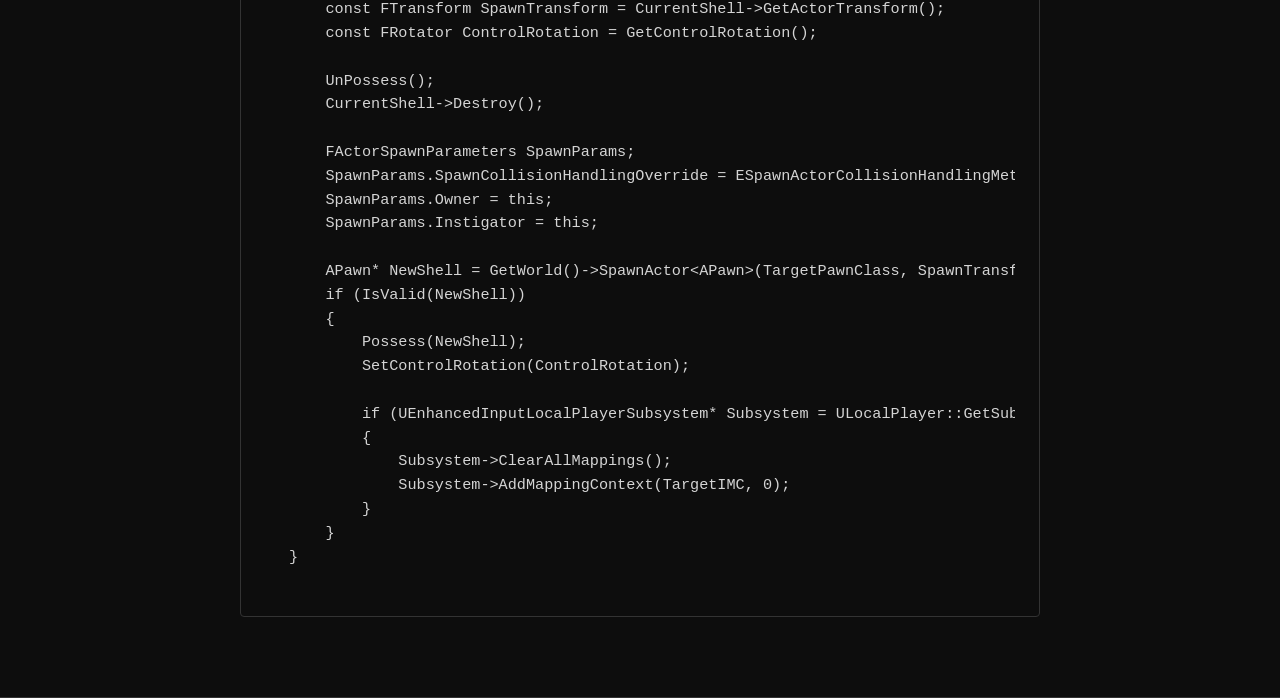
<file: raven-light.html>
<!DOCTYPE html>
<html lang="en">
<head>
    <meta charset="UTF-8">
    <meta name="viewport" content="width=device-width, initial-scale=1.0">
    <title>Raven Light | Technical Breakdown</title>
    <link rel="stylesheet" href="style.css">
</head>
<body>

    <header>
        <div class="logo"><a href="index.html" style="text-decoration:none; color:inherit;">&larr; BACK</a></div>
    </header>

    <section style="padding-top: 2rem;">
        <h1 class="section-title accent" style="margin-bottom: 1rem;">Raven Light</h1>
        
        <div class="tech-stack">
            <span class="tech-badge">Unreal Engine 5.5</span>
            <span class="tech-badge">C++ Blueprints Hybrid</span>
            <span class="tech-badge">Scalable Combat System</span>
            <span class="tech-badge">RPG Mechanics</span>
            <span class="tech-badge">Behavior Trees</span>
        </div>

        <div class="video-container">
            <iframe width="560" height="315" src="https://www.youtube.com/embed/EEjpeOKlbBc?si=0R-0a8dHtQt7Qj8j" title="YouTube video player" frameborder="0" allow="accelerometer; autoplay; clipboard-write; encrypted-media; gyroscope; picture-in-picture; web-share" referrerpolicy="strict-origin-when-cross-origin" allowfullscreen></iframe>
        </div>

        <div class="bio-text" style="max-width: 800px; margin: 0 auto;">
            
            <blockquote class="role-block">
                <strong>ROLE:</strong> Solo Production - Design & Development
            </blockquote>

            <h3 class="subsection-title">System Architecture</h3>
            <div class="diagram-wrapper" style="border: none; background: transparent; padding: 0;">
                <img src="raven-arch.png" alt="Raven Light Systems Architecture Diagram" class="diagram-img" style="border: 1px solid var(--border-color); border-radius: 4px;">
                <p class="caption">High-level execution flow demonstrating decoupled state persistence, interface-driven transformations, and event-driven AI.</p>
            </div>

         <!-- Core Mechanics List -->
            <h3 class="subsection-title">Core Engineering Implementations</h3>
            <ol class="mechanics-list ordered-mechanics" style="color: var(--text-secondary); margin-left: 1.5rem; line-height: 1.8; padding-left: 1rem;">
                
                <li style="margin-bottom: 1rem;"><strong style="color: #569cd6;">State Management & Memory Persistence:</strong> Abstracted RPG data (Health, Stamina, Mana) into a modular <code>UCustomAttributeComponent</code> bound to the <code>APlayerState</code>. Maintained strict data integrity across boundaries by leveraging <code>UGameInstance</code> caches for hard loads and persistent state injection during seamless transitions.</li>
                
                <li style="margin-bottom: 1rem;"><strong style="color: #569cd6;">World Streaming & Seamless Transitions:</strong> Architected non-blocking, seamless level transitions utilizing Unreal’s level streaming and portal systems. This completely eliminates frame hitching and ensures uninterrupted gameplay flow during spatial state changes.</li>
                
                <li style="margin-bottom: 1rem;"><strong style="color: #569cd6;">Interface-Driven Possession Pipeline:</strong> Engineered a scalable <code>ITransformable</code> framework to decouple pawn logic. The pipeline evaluates Hierarchical <code>FGameplayTag</code> conditions, safely handles the garbage collection of the active shell, and dynamically injects Priority 0 Input Mapping Contexts (IMCs) upon target possession.</li>
                
                <li style="margin-bottom: 1rem;"><strong style="color: #569cd6;">Scalable Combat Architecture & Token Director:</strong> Designed a highly scalable, component-based combat framework governed by a custom <strong>Token-Based Attack System</strong>. This architecture manages AI attack concurrency and spacing, preventing combat state overlapping and guaranteeing readable, AAA-standard engagement pacing.</li>
                
                <li style="margin-bottom: 1rem;"><strong style="color: #569cd6;">Deterministic Hit Registration (Advanced Trace):</strong> Developed a universal, data-driven <code>UAdvancedWeaponTraceComponent</code> attachable to any entity via composition. Hit calculation is strictly slaved to <code>UAnimNotifyState</code> events within Montages, guaranteeing frame-perfect synchronization between visual kinematics and server-side damage execution.</li>
                
                <li style="margin-bottom: 1rem;"><strong style="color: #569cd6;">Event-Driven AI & Bespoke Boss Logic:</strong> Replaced expensive tick functions with delegate-driven <code>UBehaviorTree</code> execution for standard AI. Architected a bespoke, standalone AI Controller for the Boss entity to manage complex phase transitions and strictly mitigate "God Class" inheritance bloat.</li>
                
                <li style="margin-bottom: 1rem;"><strong style="color: #569cd6;">Procedural 3D Spatial Navigation:</strong> Programmed a custom <code>UProceduralFlightComponent</code> to solve complex aerial traversal for entities like Dragons. Combined spline-based locomotion with dynamic steering behaviors (e.g., separation, alignment, cohesion) to generate fluid, procedural flight animations independently of the primary navigation mesh.</li>
                
                <li style="margin-bottom: 1rem;"><strong style="color: #569cd6;">Dynamic Audio & MetaSound DSP Modulation:</strong> Implemented procedural audio networks using the MetaSound framework. Utilized C++ audio component interfaces to inject runtime parameters (e.g., dynamic pitch shifting based on velocity), driving real-time digital signal processing (DSP) execution over legacy Sound Cues.</li>

                <li style="margin-bottom: 1rem;"><strong style="color: #569cd6;">Procedural VFX & Niagara Integration:</strong> Engineered highly scalable visual effects pipelines by exposing Niagara User Parameters to native code. Dynamically modulated vector forces, color curves, and particle spawn rates at runtime based on combat kinematics, eliminating the need for redundant, hard-coded emitter variations.</li>

                <li style="margin-bottom: 1rem;"><strong style="color: #569cd6;">Data-Driven Design (DDD) & Observer UI:</strong> Constructed the <code>ABirdBase</code> architecture heavily reliant on <code>UPrimaryDataAsset</code> initialization, enabling level designers to natively tune parameters without C++ recompilation. Bound the UI strictly to <code>OnValueChanged</code> delegates, achieving zero-tick, Observer Pattern-driven rendering.</li>

                <li style="margin-bottom: 1rem;"><strong style="color: #569cd6;">Engine Profiling & Render Optimization:</strong> Conducted rigorous CPU and Render thread profiling using Unreal Insights. Radically reduced shader permutation loads and memory overhead by architecting a unified Master Material framework, driving all visual entity variations strictly through Material Instance Constants (MICs) and dynamic overrides.</li>
            </ol>

<h3 class="subsection-title">Execution Logic (Possession & Cleanup Pipeline)</h3>
            <p style="color: var(--text-secondary); margin-bottom: 1.5rem; line-height: 1.6;">
                <em>Implementation of the interface-driven transformation pipeline. Demonstrates safe state tearing, delegate cleanup, and Enhanced Input hot-swapping via the Local Player Subsystem.</em>
            </p>
            
            <div class="code-editor" style="background: #0d0d0d; border: 1px solid #333; border-radius: 4px; padding: 1.5rem; overflow-x: auto; font-family: 'Consolas', 'Courier New', monospace; font-size: 0.9rem; line-height: 1.6;">
<pre style="margin: 0; color: #00FF41;"><code>
// ------------------------------------------------------------------------------------------------
// IRLTransformableInterface.h
// ------------------------------------------------------------------------------------------------
#pragma once
#include "CoreMinimal.h"
#include "UObject/Interface.h"
#include "GameplayTagContainer.h"
#include "RLTransformableInterface.generated.h"

UINTERFACE(MinimalAPI, Blueprintable)
class URLTransformableInterface : public UInterface
{
    GENERATED_BODY()
};

class IRLTransformableInterface
{
    GENERATED_BODY()

public:
    UFUNCTION(BlueprintNativeEvent, Category = "RL|Transformation")
    bool CanTransform(const FGameplayTagContainer& RequiredTags) const;

    // Forces derived pawns to resolve physics handles, clear active timers, 
    // and unbind delegate signatures prior to GC destruction.
    UFUNCTION(BlueprintNativeEvent, Category = "RL|Transformation")
    void PreTransformCleanup();
};


// ------------------------------------------------------------------------------------------------
// RLPlayerController.cpp
// ------------------------------------------------------------------------------------------------
#include "Player/RLPlayerController.h"
#include "Interfaces/RLTransformableInterface.h"
#include "EnhancedInputSubsystems.h"

void ARLPlayerController::ExecuteTransformation(TSubclassOf&lt;APawn&gt; TargetPawnClass, UInputMappingContext* TargetIMC)
{
    if (!HasAuthority())
    {
        return;
    }

    checkf(TargetPawnClass, TEXT("ExecuteTransformation invoked with null TargetPawnClass."));

    APawn* CurrentShell = GetPawn();
    if (!IsValid(CurrentShell))
    {
        return;
    }

    IRLTransformableInterface* TransformInterface = Cast&lt;IRLTransformableInterface&gt;(CurrentShell);
    if (!TransformInterface)
    {
        UE_LOG(LogRLSystems, Error, TEXT("[%s] Current pawn fails IRLTransformableInterface implementation."), *GetNameSafe(this));
        return;
    }

    if (!TransformInterface-&gt;Execute_CanTransform(CurrentShell, RequiredTransformationTags))
    {
        return;
    }

    // Safely teardown active state and visual FX before memory allocation
    TransformInterface-&gt;Execute_PreTransformCleanup(CurrentShell);

    const FTransform SpawnTransform = CurrentShell-&gt;GetActorTransform();
    const FRotator ControlRotation = GetControlRotation();

    UnPossess();
    CurrentShell-&gt;Destroy();

    FActorSpawnParameters SpawnParams;
    SpawnParams.SpawnCollisionHandlingOverride = ESpawnActorCollisionHandlingMethod::AlwaysSpawn;
    SpawnParams.Owner = this;
    SpawnParams.Instigator = this;

    APawn* NewShell = GetWorld()-&gt;SpawnActor&lt;APawn&gt;(TargetPawnClass, SpawnTransform, SpawnParams);
    if (IsValid(NewShell))
    {
        Possess(NewShell);
        SetControlRotation(ControlRotation);

        if (UEnhancedInputLocalPlayerSubsystem* Subsystem = ULocalPlayer::GetSubsystem&lt;UEnhancedInputLocalPlayerSubsystem&gt;(GetLocalPlayer()))
        {
            Subsystem-&gt;ClearAllMappings();
            Subsystem-&gt;AddMappingContext(TargetIMC, 0);
        }
    }
}
</code></pre>
            </div>
</file>
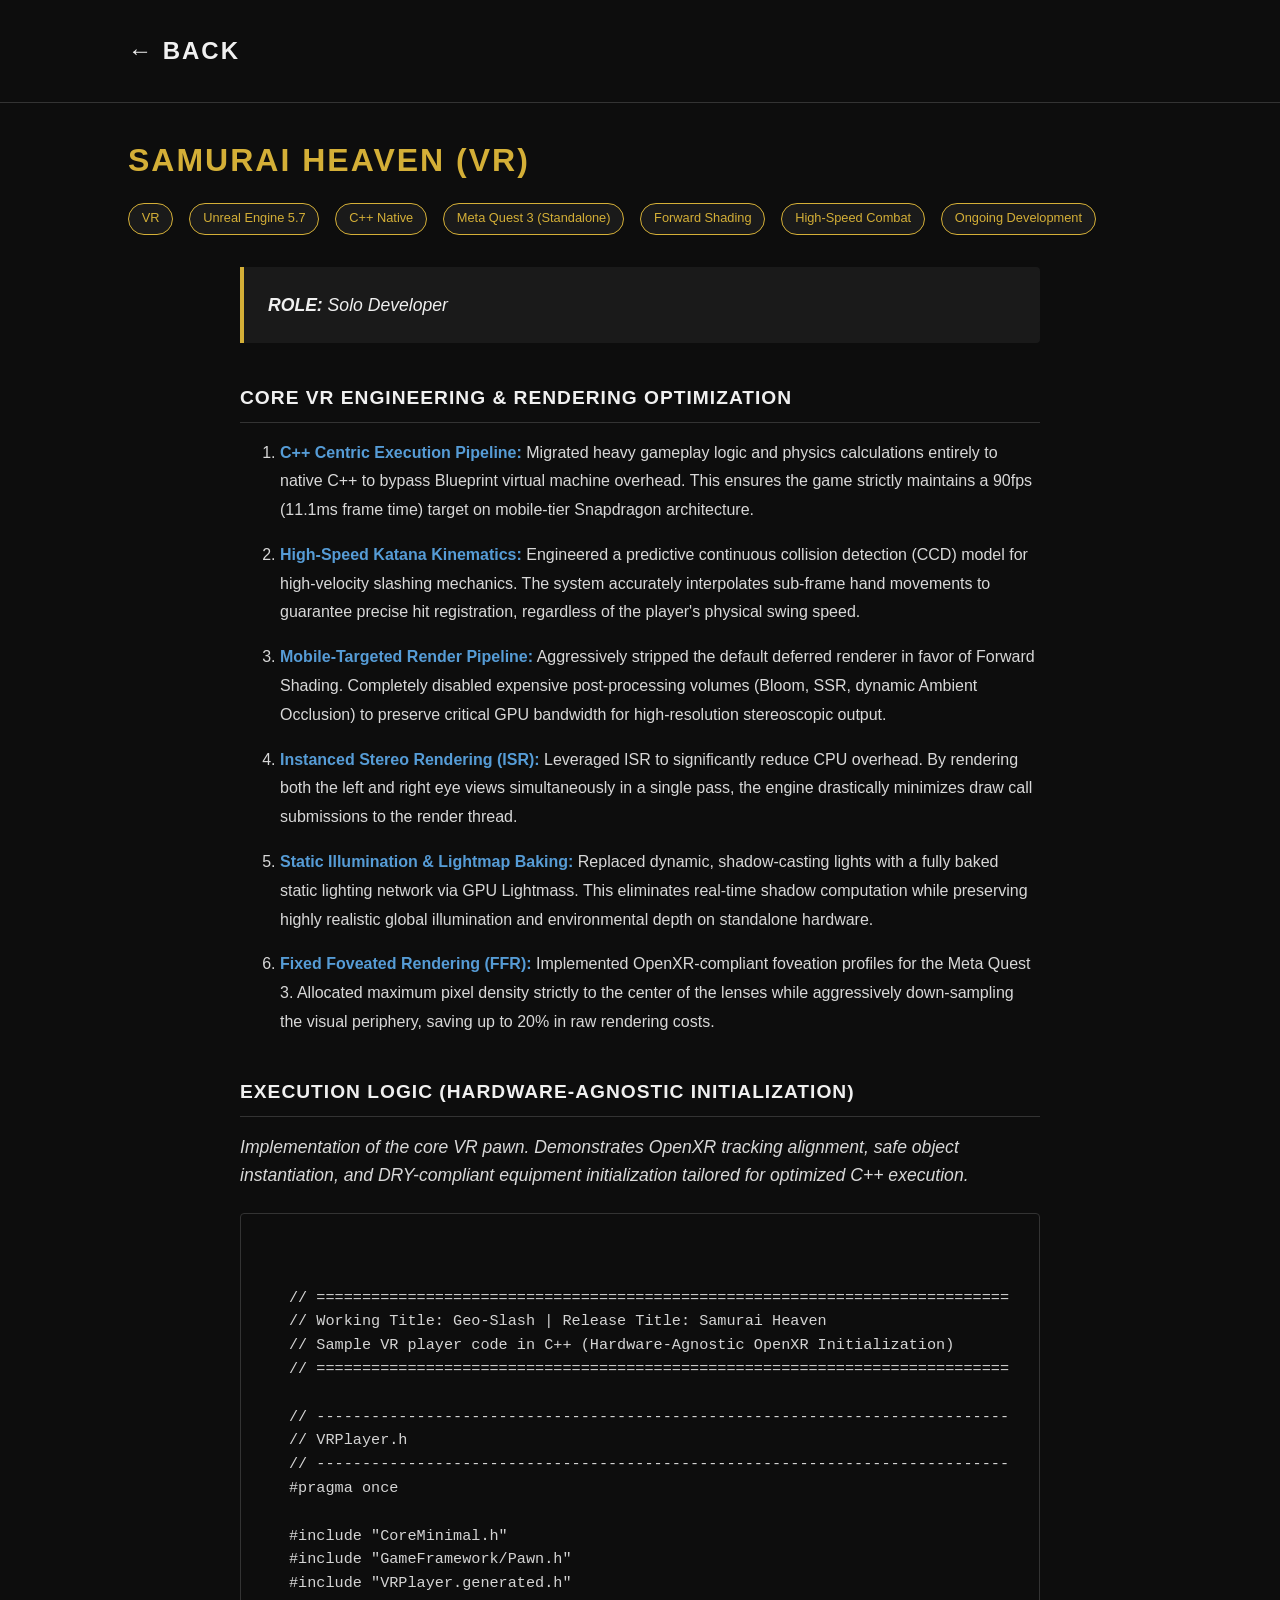
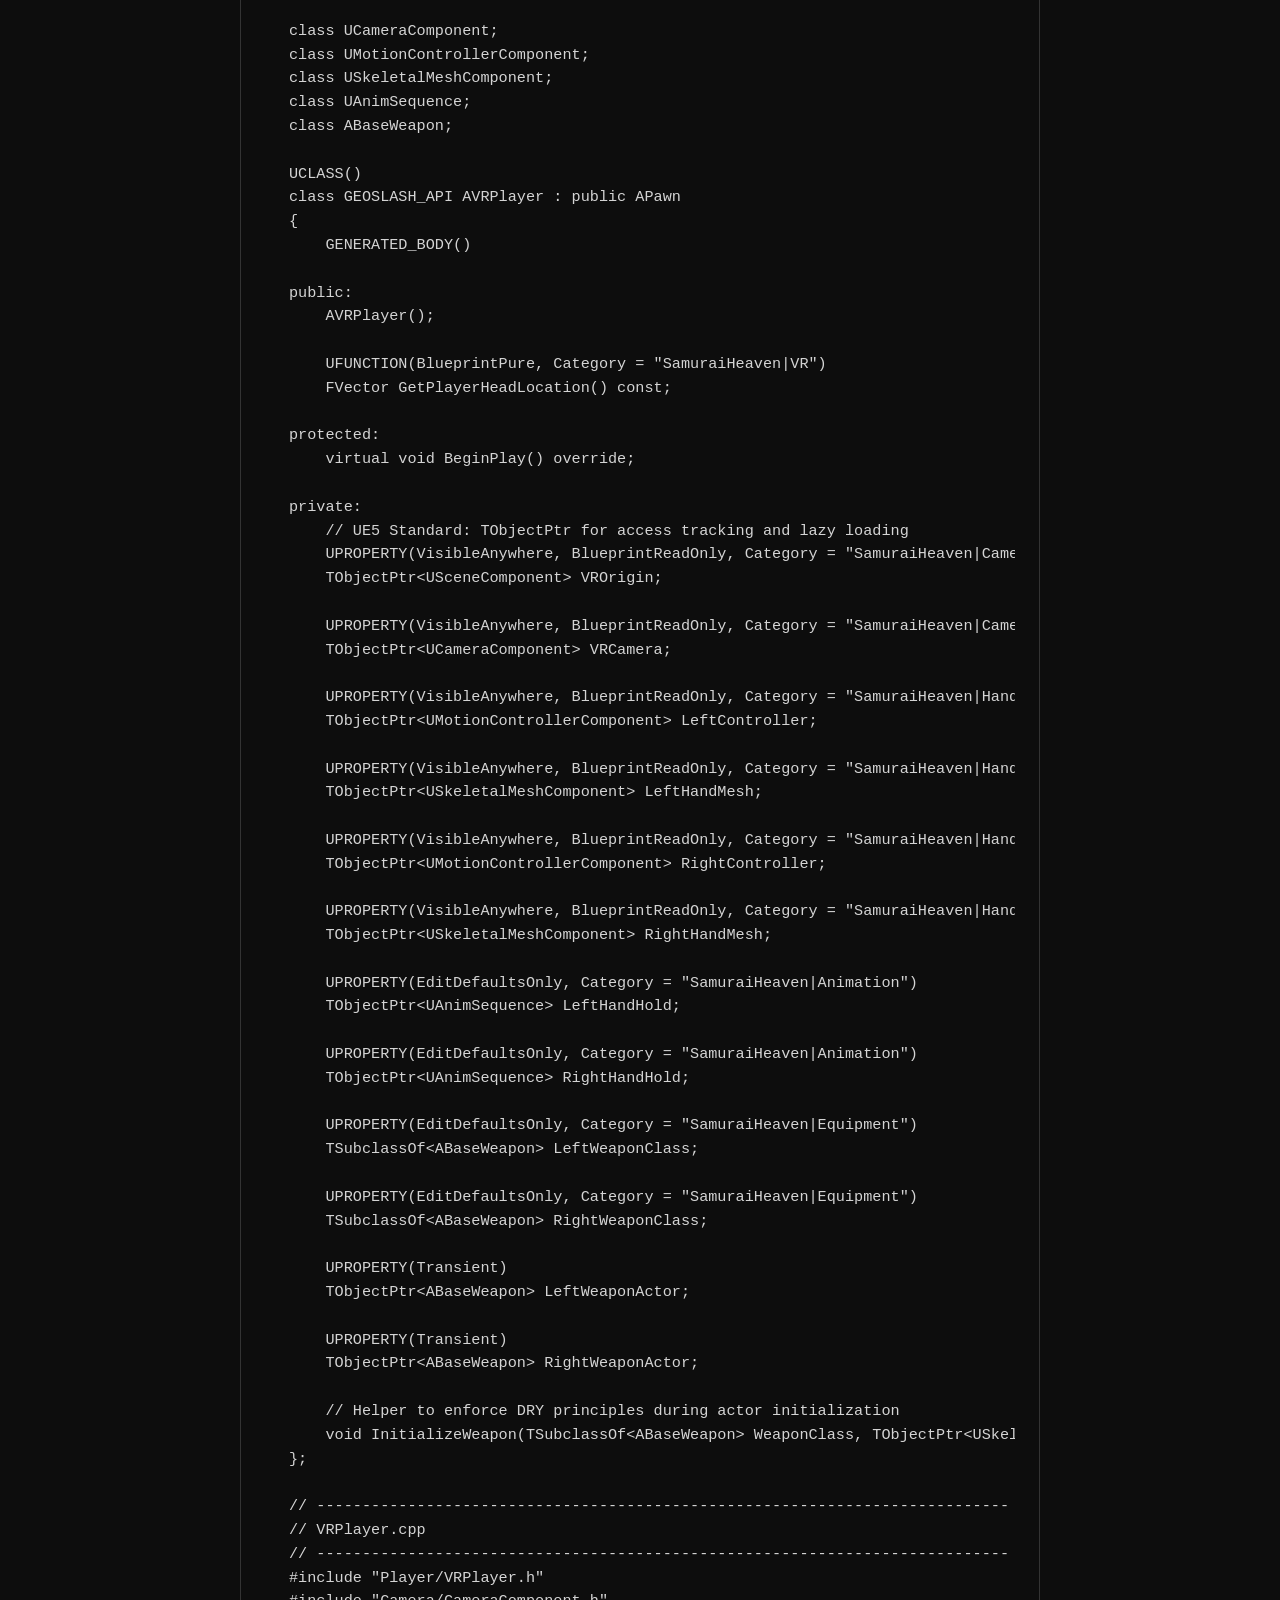
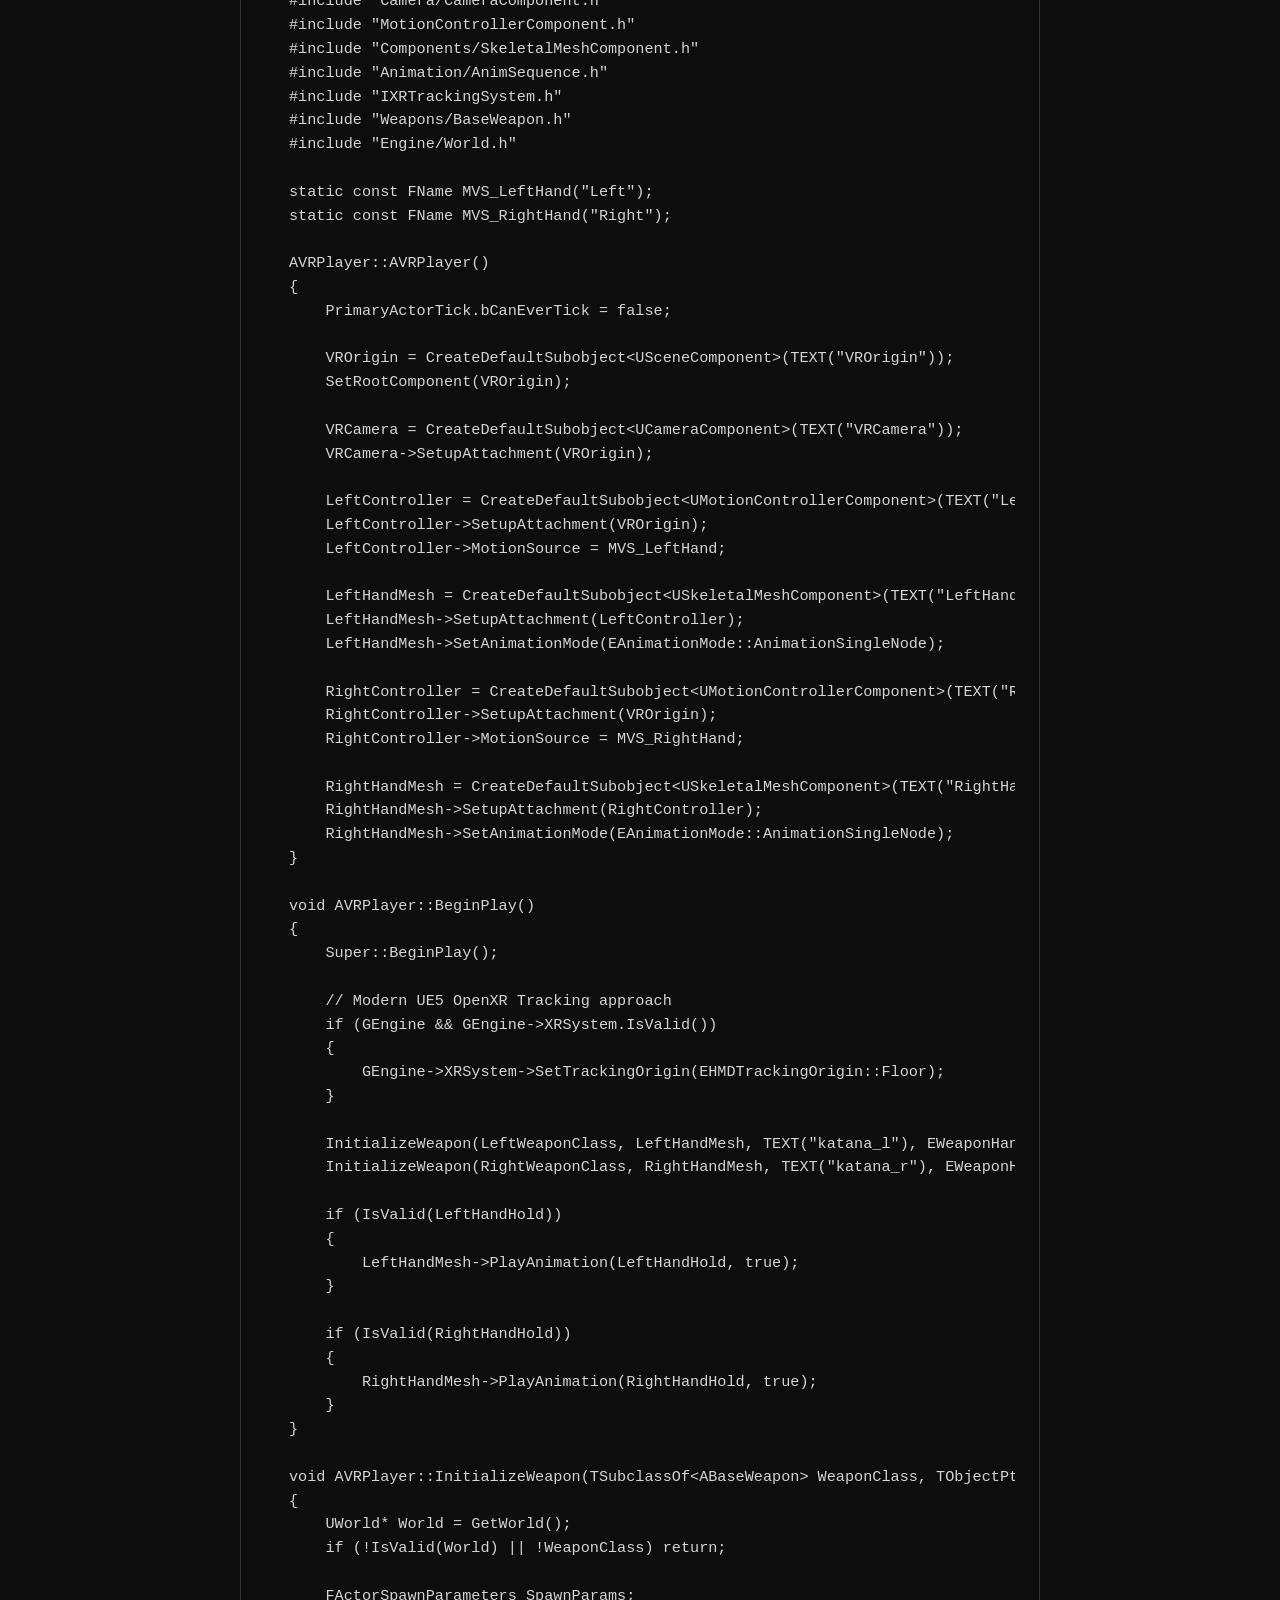
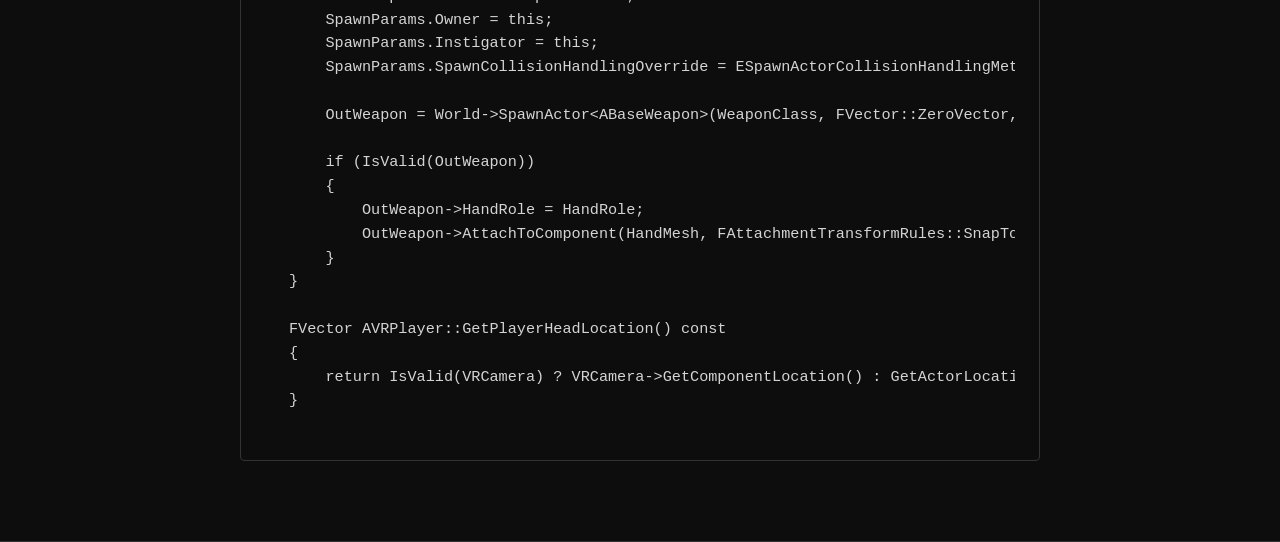
<file: samurai-heaven.html>
<!DOCTYPE html>
<html lang="en">
<head>
    <meta charset="UTF-8">
    <meta name="viewport" content="width=device-width, initial-scale=1.0">
    <title>Samurai Heaven | Technical Breakdown</title>
    <link rel="stylesheet" href="style.css">
</head>
<body>

    <header>
        <div class="logo"><a href="index.html" style="text-decoration:none; color:inherit;">&larr; BACK</a></div>
    </header>

    <section style="padding-top: 2rem;">
        <h1 class="section-title accent" style="margin-bottom: 1rem;">Samurai Heaven (VR)</h1>
        
        <div class="tech-stack">
            <span class="tech-badge">VR</span>
            <span class="tech-badge">Unreal Engine 5.7</span>
            <span class="tech-badge">C++ Native</span>
            <span class="tech-badge">Meta Quest 3 (Standalone)</span>
            <span class="tech-badge">Forward Shading</span>
            <span class="tech-badge">High-Speed Combat</span>
            <span class="tech-badge">Ongoing Development</span>
        </div>

        <div class="bio-text" style="max-width: 800px; margin: 0 auto;">
            
            <blockquote class="role-block">
                <strong>ROLE:</strong> Solo Developer
            </blockquote>

            <h3 class="subsection-title">Core VR Engineering & Rendering Optimization</h3>
            <ol class="mechanics-list ordered-mechanics" style="color: var(--text-secondary); margin-left: 1.5rem; line-height: 1.8; padding-left: 1rem;">
                
                <li style="margin-bottom: 1rem;"><strong style="color: #569cd6;">C++ Centric Execution Pipeline:</strong> Migrated heavy gameplay logic and physics calculations entirely to native C++ to bypass Blueprint virtual machine overhead. This ensures the game strictly maintains a 90fps (11.1ms frame time) target on mobile-tier Snapdragon architecture.</li>
                
                <li style="margin-bottom: 1rem;"><strong style="color: #569cd6;">High-Speed Katana Kinematics:</strong> Engineered a predictive continuous collision detection (CCD) model for high-velocity slashing mechanics. The system accurately interpolates sub-frame hand movements to guarantee precise hit registration, regardless of the player's physical swing speed.</li>
                
                <li style="margin-bottom: 1rem;"><strong style="color: #569cd6;">Mobile-Targeted Render Pipeline:</strong> Aggressively stripped the default deferred renderer in favor of Forward Shading. Completely disabled expensive post-processing volumes (Bloom, SSR, dynamic Ambient Occlusion) to preserve critical GPU bandwidth for high-resolution stereoscopic output.</li>

                <li style="margin-bottom: 1rem;"><strong style="color: #569cd6;">Instanced Stereo Rendering (ISR):</strong> Leveraged ISR to significantly reduce CPU overhead. By rendering both the left and right eye views simultaneously in a single pass, the engine drastically minimizes draw call submissions to the render thread.</li>
                
                <li style="margin-bottom: 1rem;"><strong style="color: #569cd6;">Static Illumination & Lightmap Baking:</strong> Replaced dynamic, shadow-casting lights with a fully baked static lighting network via GPU Lightmass. This eliminates real-time shadow computation while preserving highly realistic global illumination and environmental depth on standalone hardware.</li>
                
                <li style="margin-bottom: 1rem;"><strong style="color: #569cd6;">Fixed Foveated Rendering (FFR):</strong> Implemented OpenXR-compliant foveation profiles for the Meta Quest 3. Allocated maximum pixel density strictly to the center of the lenses while aggressively down-sampling the visual periphery, saving up to 20% in raw rendering costs.</li>
            </ol>

            <h3 class="subsection-title">Execution Logic (Hardware-Agnostic Initialization)</h3>
            <p style="color: var(--text-secondary); margin-bottom: 1.5rem; line-height: 1.6;">
                <em>Implementation of the core VR pawn. Demonstrates OpenXR tracking alignment, safe object instantiation, and DRY-compliant equipment initialization tailored for optimized C++ execution.</em>
            </p>

            <div class="code-editor" style="background: #0d0d0d; border: 1px solid #333; border-radius: 4px; padding: 1.5rem; overflow-x: auto; font-family: 'Consolas', 'Courier New', monospace; font-size: 0.9rem; line-height: 1.6;">
<pre style="margin: 0; color: #00FF41;"><code>
// ============================================================================
// Working Title: Geo-Slash | Release Title: Samurai Heaven
// Sample VR player code in C++ (Hardware-Agnostic OpenXR Initialization)
// ============================================================================

// ----------------------------------------------------------------------------
// VRPlayer.h
// ----------------------------------------------------------------------------
#pragma once

#include "CoreMinimal.h"
#include "GameFramework/Pawn.h"
#include "VRPlayer.generated.h"

class UCameraComponent;
class UMotionControllerComponent;
class USkeletalMeshComponent;
class UAnimSequence;
class ABaseWeapon;

UCLASS()
class GEOSLASH_API AVRPlayer : public APawn
{
    GENERATED_BODY()

public:
    AVRPlayer();

    UFUNCTION(BlueprintPure, Category = "SamuraiHeaven|VR")
    FVector GetPlayerHeadLocation() const;

protected:
    virtual void BeginPlay() override;

private:
    // UE5 Standard: TObjectPtr for access tracking and lazy loading
    UPROPERTY(VisibleAnywhere, BlueprintReadOnly, Category = "SamuraiHeaven|Camera", meta = (AllowPrivateAccess = "true"))
    TObjectPtr&lt;USceneComponent&gt; VROrigin;
    
    UPROPERTY(VisibleAnywhere, BlueprintReadOnly, Category = "SamuraiHeaven|Camera", meta = (AllowPrivateAccess = "true"))
    TObjectPtr&lt;UCameraComponent&gt; VRCamera;
    
    UPROPERTY(VisibleAnywhere, BlueprintReadOnly, Category = "SamuraiHeaven|Hands", meta = (AllowPrivateAccess = "true"))
    TObjectPtr&lt;UMotionControllerComponent&gt; LeftController;
    
    UPROPERTY(VisibleAnywhere, BlueprintReadOnly, Category = "SamuraiHeaven|Hands", meta = (AllowPrivateAccess = "true"))
    TObjectPtr&lt;USkeletalMeshComponent&gt; LeftHandMesh;
    
    UPROPERTY(VisibleAnywhere, BlueprintReadOnly, Category = "SamuraiHeaven|Hands", meta = (AllowPrivateAccess = "true"))
    TObjectPtr&lt;UMotionControllerComponent&gt; RightController;
    
    UPROPERTY(VisibleAnywhere, BlueprintReadOnly, Category = "SamuraiHeaven|Hands", meta = (AllowPrivateAccess = "true"))
    TObjectPtr&lt;USkeletalMeshComponent&gt; RightHandMesh;
    
    UPROPERTY(EditDefaultsOnly, Category = "SamuraiHeaven|Animation")
    TObjectPtr&lt;UAnimSequence&gt; LeftHandHold;
    
    UPROPERTY(EditDefaultsOnly, Category = "SamuraiHeaven|Animation")
    TObjectPtr&lt;UAnimSequence&gt; RightHandHold;
    
    UPROPERTY(EditDefaultsOnly, Category = "SamuraiHeaven|Equipment")
    TSubclassOf&lt;ABaseWeapon&gt; LeftWeaponClass;
    
    UPROPERTY(EditDefaultsOnly, Category = "SamuraiHeaven|Equipment")
    TSubclassOf&lt;ABaseWeapon&gt; RightWeaponClass;

    UPROPERTY(Transient)
    TObjectPtr&lt;ABaseWeapon&gt; LeftWeaponActor;

    UPROPERTY(Transient)
    TObjectPtr&lt;ABaseWeapon&gt; RightWeaponActor;

    // Helper to enforce DRY principles during actor initialization
    void InitializeWeapon(TSubclassOf&lt;ABaseWeapon&gt; WeaponClass, TObjectPtr&lt;USkeletalMeshComponent&gt; HandMesh, FName SocketName, EWeaponHand HandRole, TObjectPtr&lt;ABaseWeapon&gt;& OutWeapon);
};

// ----------------------------------------------------------------------------
// VRPlayer.cpp
// ----------------------------------------------------------------------------
#include "Player/VRPlayer.h"
#include "Camera/CameraComponent.h"
#include "MotionControllerComponent.h"
#include "Components/SkeletalMeshComponent.h"
#include "Animation/AnimSequence.h"
#include "IXRTrackingSystem.h" 
#include "Weapons/BaseWeapon.h"
#include "Engine/World.h"

static const FName MVS_LeftHand("Left");
static const FName MVS_RightHand("Right");

AVRPlayer::AVRPlayer()
{
    PrimaryActorTick.bCanEverTick = false;
    
    VROrigin = CreateDefaultSubobject&lt;USceneComponent&gt;(TEXT("VROrigin"));
    SetRootComponent(VROrigin);
    
    VRCamera = CreateDefaultSubobject&lt;UCameraComponent&gt;(TEXT("VRCamera"));
    VRCamera-&gt;SetupAttachment(VROrigin);
    
    LeftController = CreateDefaultSubobject&lt;UMotionControllerComponent&gt;(TEXT("LeftController"));
    LeftController-&gt;SetupAttachment(VROrigin);
    LeftController-&gt;MotionSource = MVS_LeftHand;
    
    LeftHandMesh = CreateDefaultSubobject&lt;USkeletalMeshComponent&gt;(TEXT("LeftHandMesh"));
    LeftHandMesh-&gt;SetupAttachment(LeftController);
    LeftHandMesh-&gt;SetAnimationMode(EAnimationMode::AnimationSingleNode);
    
    RightController = CreateDefaultSubobject&lt;UMotionControllerComponent&gt;(TEXT("RightController"));
    RightController-&gt;SetupAttachment(VROrigin);
    RightController-&gt;MotionSource = MVS_RightHand;
    
    RightHandMesh = CreateDefaultSubobject&lt;USkeletalMeshComponent&gt;(TEXT("RightHandMesh"));
    RightHandMesh-&gt;SetupAttachment(RightController);
    RightHandMesh-&gt;SetAnimationMode(EAnimationMode::AnimationSingleNode);
}

void AVRPlayer::BeginPlay()
{
    Super::BeginPlay();
    
    // Modern UE5 OpenXR Tracking approach
    if (GEngine && GEngine-&gt;XRSystem.IsValid())
    {
        GEngine-&gt;XRSystem-&gt;SetTrackingOrigin(EHMDTrackingOrigin::Floor);
    }
    
    InitializeWeapon(LeftWeaponClass, LeftHandMesh, TEXT("katana_l"), EWeaponHand::Left, LeftWeaponActor);
    InitializeWeapon(RightWeaponClass, RightHandMesh, TEXT("katana_r"), EWeaponHand::Right, RightWeaponActor);
    
    if (IsValid(LeftHandHold))
    {
        LeftHandMesh-&gt;PlayAnimation(LeftHandHold, true);
    }
    
    if (IsValid(RightHandHold))
    {
        RightHandMesh-&gt;PlayAnimation(RightHandHold, true);
    }
}

void AVRPlayer::InitializeWeapon(TSubclassOf&lt;ABaseWeapon&gt; WeaponClass, TObjectPtr&lt;USkeletalMeshComponent&gt; HandMesh, FName SocketName, EWeaponHand HandRole, TObjectPtr&lt;ABaseWeapon&gt;& OutWeapon)
{
    UWorld* World = GetWorld();
    if (!IsValid(World) || !WeaponClass) return;

    FActorSpawnParameters SpawnParams;
    SpawnParams.Owner = this;
    SpawnParams.Instigator = this;
    SpawnParams.SpawnCollisionHandlingOverride = ESpawnActorCollisionHandlingMethod::AlwaysSpawn;

    OutWeapon = World-&gt;SpawnActor&lt;ABaseWeapon&gt;(WeaponClass, FVector::ZeroVector, FRotator::ZeroRotator, SpawnParams);
    
    if (IsValid(OutWeapon))
    {
        OutWeapon-&gt;HandRole = HandRole;
        OutWeapon-&gt;AttachToComponent(HandMesh, FAttachmentTransformRules::SnapToTargetNotIncludingScale, SocketName);
    }
}

FVector AVRPlayer::GetPlayerHeadLocation() const
{
    return IsValid(VRCamera) ? VRCamera-&gt;GetComponentLocation() : GetActorLocation();
}
</code></pre>
            </div>
        </div>
    </section>

</body>
</html>
</file>
<file: style.css>
:root {
    --bg-color: #0d0d0d;
    --surface-color: #1a1a1a;
    --text-primary: #f0f0f0;
    --text-secondary: #d8d8d8;
    --accent-color: #d4af37; /* Royal Gold for technical accents */
    --border-color: #333333;
}

* {
    margin: 0;
    padding: 0;
    box-sizing: border-box;
    font-family: -apple-system, BlinkMacSystemFont, "Segoe UI", Roboto, Helvetica, Arial, sans-serif;
}

body {
    background-color: var(--bg-color);
    color: var(--text-primary);
    line-height: 1.6;
}

header {
    padding: 2rem 10%;
    display: flex;
    justify-content: space-between;
    align-items: center;
    border-bottom: 1px solid var(--border-color);
    background-color: var(--bg-color);
    position: sticky;
    top: 0;
    z-index: 100;
}

.separator {
    color: var( --accent-color);
    margin: 0 10px; /* Optional: adds a little breathing room around the pipe */
}

.logo-v { 
    color: var(--accent-color); /* This pulls the white color from your root variables */
}


.logo {
    font-size: 1.5rem;
    font-weight: 700;
    letter-spacing: 2px;
}

.accent { color: var(--accent-color); }

nav a {
    color: var(--text-primary);
    text-decoration: none;
    margin-left: 2rem;
    font-size: 0.9rem;
    text-transform: uppercase;
    letter-spacing: 1px;
    transition: color 0.3s ease;
}

nav a:hover { color: var(--accent-color); }

section {
    padding: 5rem 10%;
    border-bottom: 1px solid var(--border-color);
}

.section-title {
    font-size: 2rem;
    margin-bottom: 3rem;
    text-transform: uppercase;
    letter-spacing: 2px;
}

/* About Section */
.about-grid {
    display: grid;
    grid-template-columns: 1fr 2fr;
    gap: 4rem;
    align-items: center;
}

.profile-img {
    width: 100%;
    max-width: 350px; 
    margin: 0 auto; 
    aspect-ratio: 1 / 1; 
    object-fit: cover; 
    border-radius: 50%; 
    
    /* Remove standard border and padding */
    border: none;
    padding: 0;
    
    /* Draw an outline and pull it inward */
    outline: 3px solid var(--accent-color); /* Thicker golden ring */
    outline-offset: -22px; /* Negative value pulls the ring INSIDE the image boundary */
}

.bio-text p {
    margin-bottom: 1.5rem;
    font-size: 1.1rem;
    color: var(--text-primary);
}

/* Portfolio Grid */
.portfolio-grid {
    display: grid;
    grid-template-columns: repeat(auto-fit, minmax(300px, 1fr));
    gap: 2rem;
}

.project-card {
    background-color: var(--surface-color);
    border: 1px solid var(--border-color);
    border-radius: 4px;
    overflow: hidden;
    transition: transform 0.3s ease, border-color 0.3s ease;
    text-decoration: none;
    color: inherit;
    display: block;
}

.project-card:hover {
    transform: translateY(-5px);
    border-color: var(--accent-color);
}

.project-info { padding: 1.5rem; }
.project-info h3 { margin-bottom: 0.5rem; }
.project-info p { color: var(--text-secondary); font-size: 0.9rem; }

/* Sub-page Specifics */
.video-container {
    position: relative;
    padding-bottom: 56.25%; /* 16:9 aspect ratio */
    height: 0;
    margin-bottom: 2rem;
}

.video-container iframe {
    position: absolute;
    top: 0;
    left: 0;
    width: 100%;
    height: 100%;
    border: 1px solid var(--border-color);
}

.tech-stack {
    display: flex;
    gap: 1rem;
    margin-bottom: 2rem;
    flex-wrap: wrap;
}

.tech-badge {
    background: var(--surface-color);
    border: 1px solid var(--accent-color);
    padding: 0.3rem 0.8rem;
    border-radius: 20px;
    font-size: 0.8rem;
    color: var(--accent-color);
}

/* Resume Section */
.resume-container {
    text-align: center;
}

.btn {
    display: inline-block;
    background-color: transparent;
    color: var(--accent-color);
    border: 1px solid var(--accent-color);
    padding: 1rem 2.5rem;
    text-decoration: none;
    text-transform: uppercase;
    letter-spacing: 1px;
    font-weight: bold;
    transition: all 0.3s ease;
    margin-bottom: 2rem;
}

.btn:hover {
    background-color: var(--accent-color);
    color: var(--bg-color);
}

/* Contact Section */
.contact-links {
    display: flex;
    flex-direction: column;
    gap: 1rem;
    margin-bottom: 4rem;
}

.contact-links a {
    color: var(--text-primary);
    text-decoration: none;
    font-size: 1.2rem;
    transition: color 0.3s;
}

.contact-links a:hover { color: var(--accent-color); }

blockquote {
    border-left: 4px solid var(--accent-color);
    padding-left: 1.5rem;
    font-style: italic;
    color: var(--text-secondary);
    font-size: 1.2rem;
}

/* =========================================
   MOBILE RESPONSIVENESS (Media Queries)
   ========================================= */

@media (max-width: 768px) {
    /* 1. Shrink global padding to give content more room */
    section {
        padding: 3rem 5%;
    }
    
    header {
        padding: 1.5rem 5%;
        flex-direction: column; /* Stacks the logo and navigation vertically */
        gap: 1rem;
    }

    /* 2. Wrap navigation links so they don't bleed off the screen */
    nav {
        display: flex;
        flex-wrap: wrap;
        justify-content: center;
        gap: 1rem;
    }

    nav a {
        margin: 0;
        font-size: 0.85rem;
    }

    /* 3. Collapse the 2-column grid into a single column */
    .about-grid {
        grid-template-columns: 1fr; /* 1 fraction means it takes up 100% width */
        text-align: center; /* Centers the bio text for mobile reading */
        gap: 2rem;
    }

    /* 4. Adjust the profile photo container size for mobile screens */
    .profile-wrapper {
        max-width: 280px; 
        margin: 0 auto;
    }
    
    .section-title {
        font-size: 1.5rem;
        text-align: center;
    }
    
    .btn {
        width: 100%; /* Makes the download button easier to tap on phones */
        padding: 1rem;
    }
}

/* =========================================
   PROJECT PAGE SPECIFICS
   ========================================= */

.subsection-title {
    font-size: 1.2rem;
    color: var(--text-primary);
    margin: 2.5rem 0 1rem 0;
    text-transform: uppercase;
    letter-spacing: 1px;
    border-bottom: 1px solid var(--border-color);
    padding-bottom: 0.5rem;
}

.role-block {
    background-color: var(--surface-color);
    border-left: 4px solid var(--accent-color);
    padding: 1.5rem;
    font-size: 1.1rem;
    color: var(--text-primary);
    margin-bottom: 2rem;
    border-radius: 0 4px 4px 0;
}

/* Diagram Formatting */
.diagram-wrapper {
    background-color: var(--surface-color);
    border: 1px solid var(--border-color);
    padding: 1rem;
    border-radius: 4px;
    text-align: center;
}

.diagram-img {
    width: 100%;
    height: auto;
    border-radius: 2px;
}

.caption {
    font-size: 0.85rem;
    color: var(--text-secondary);
    margin-top: 1rem;
    font-style: italic;
}

/* Bullet Point Formatting */
.mechanics-list {
    color: var(--text-secondary);
    margin-left: 1.5rem;
    line-height: 1.8;
}

.mechanics-list li {
    margin-bottom: 0.5rem;
}

/* =========================================
   C++ CODE EDITOR STYLING
   ========================================= */
.code-editor {
    background-color: #1e1e1e; /* Standard IDE Dark Mode */
    border: 1px solid #333;
    border-radius: 6px;
    overflow: hidden;
    margin-top: 1rem;
}

.code-header {
    background-color: #2d2d2d;
    color: #858585;
    padding: 0.5rem 1rem;
    font-family: Consolas, "Courier New", monospace;
    font-size: 0.85rem;
    border-bottom: 1px solid #333;
}

.code-editor pre {
    margin: 0;
    padding: 1.5rem;
    overflow-x: auto;
}

.code-editor code {
    font-family: Consolas, "Courier New", monospace; /* The Computer Code Font */
    font-size: 0.95rem;
    line-height: 1.5;
    color: #d4d4d4; /* Default white text */
}

/* Syntax Highlighting Colors */
.code-editor .keyword { color: #569cd6; } /* Blue */
.code-editor .class { color: #4ec9b0; }   /* Teal */
.code-editor .function { color: #dcdcaa; } /* Yellow */
.code-editor .variable { color: #9cdcfe; } /* Light Blue */
.code-editor .comment { color: #6a9955; font-style: italic; } /* Green */
.code-editor .number { color: #b5cea8; } /* Light Green */
</file>
